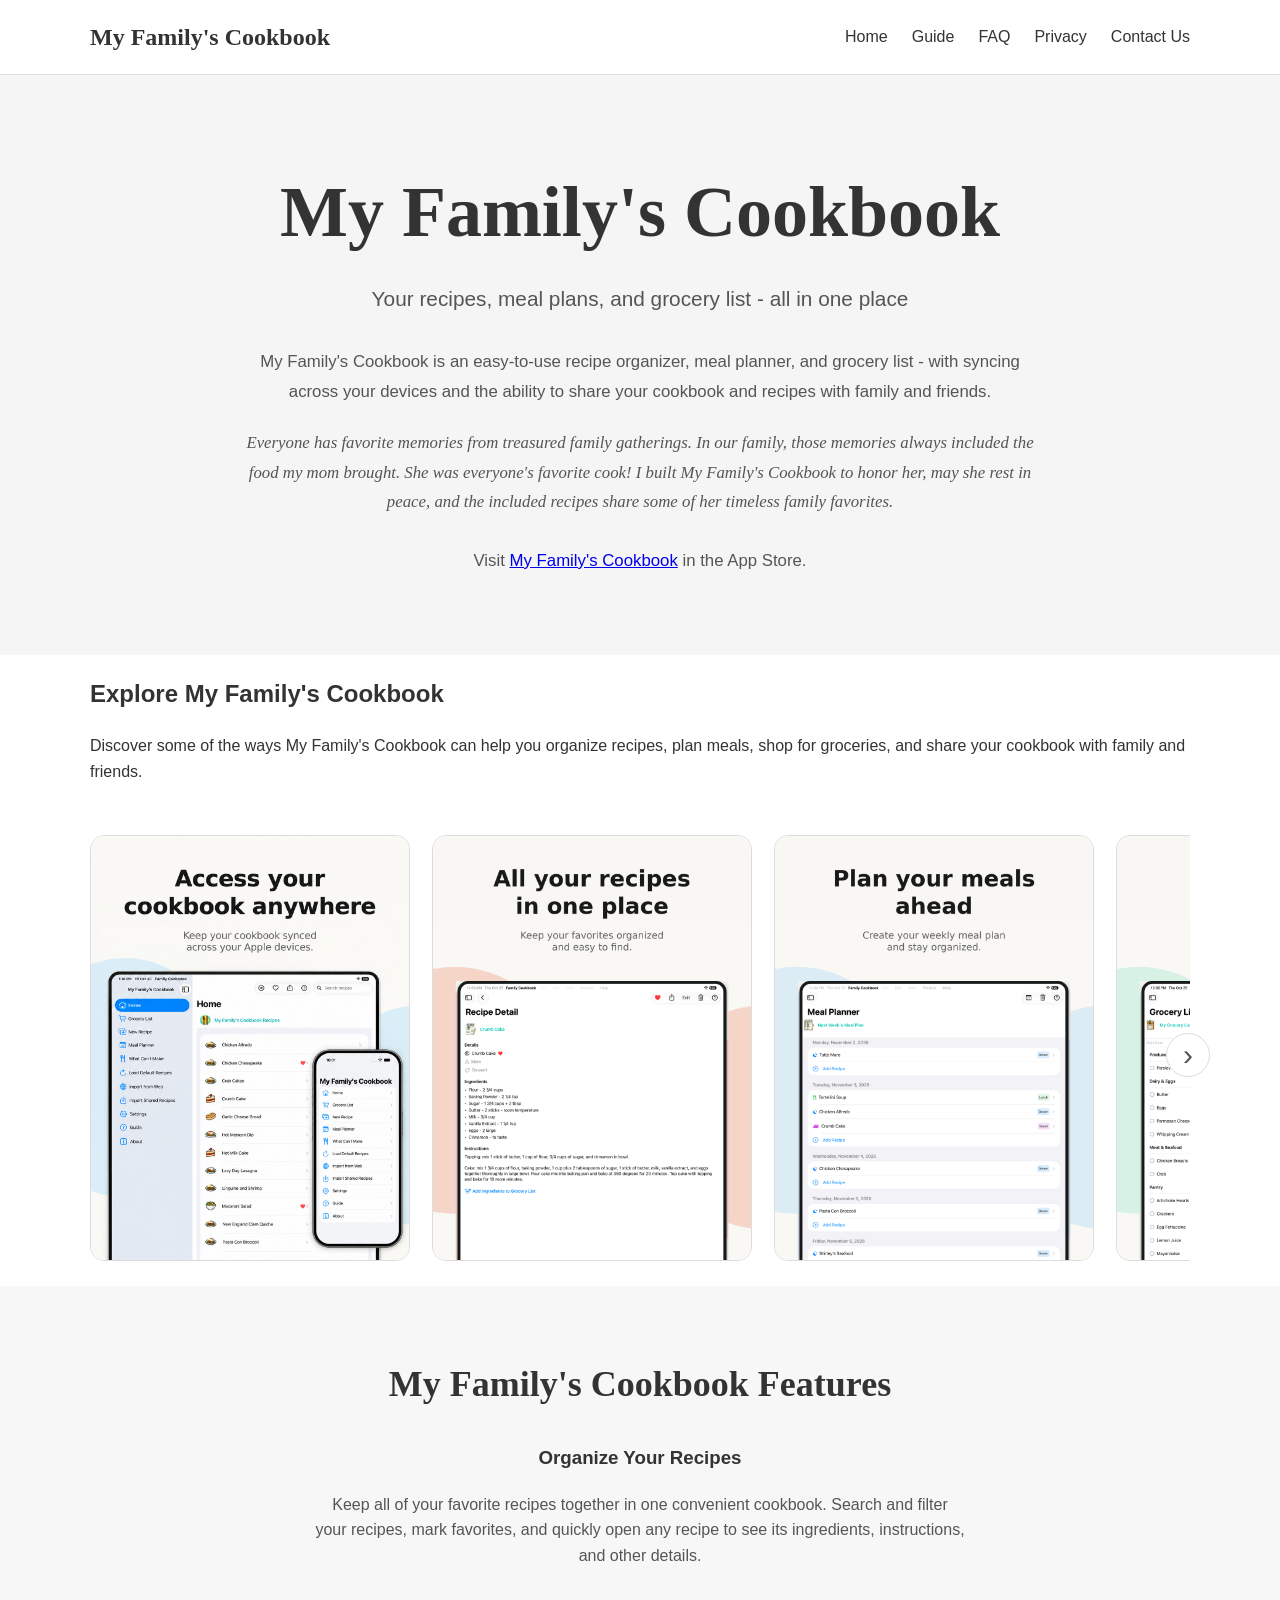
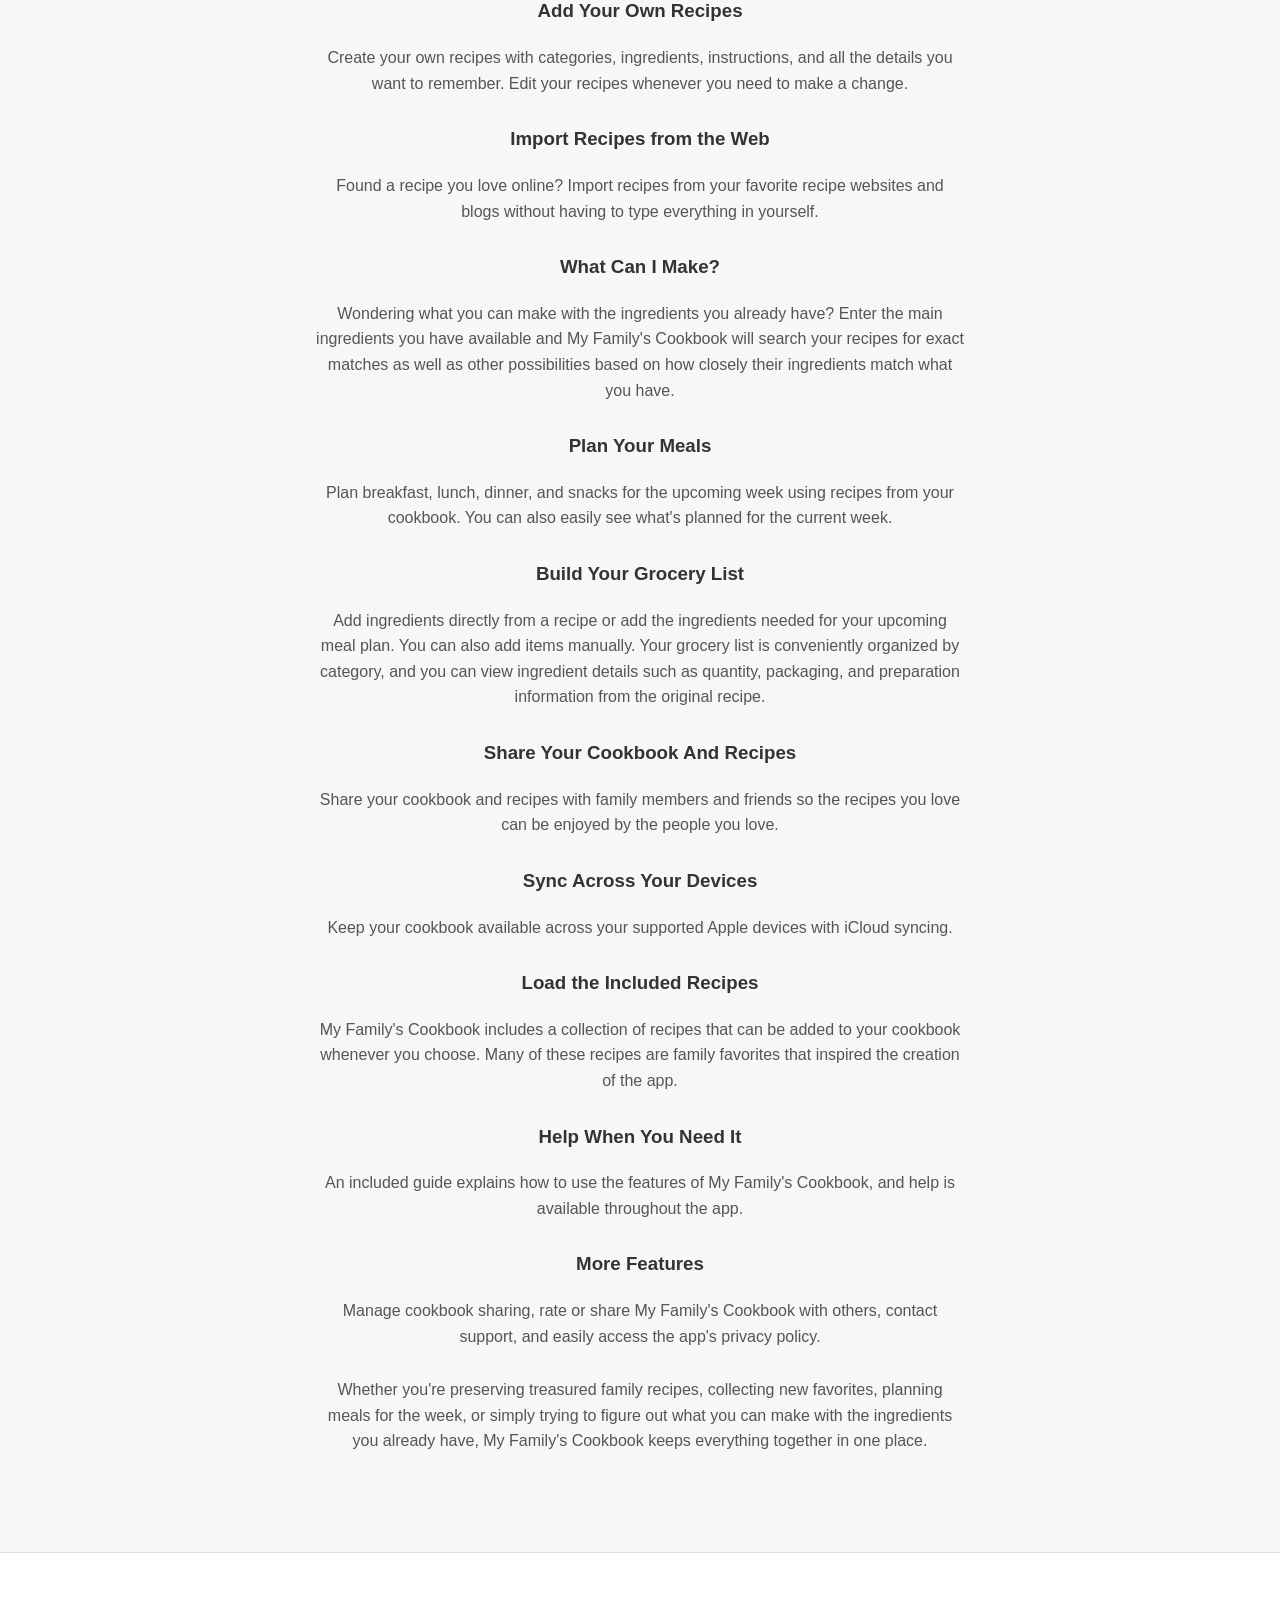
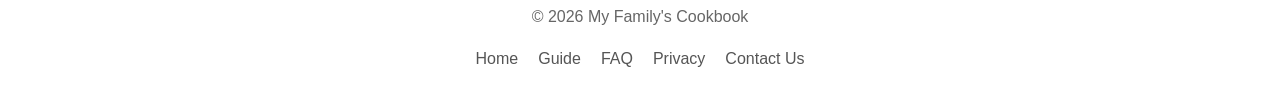
<file: index.html>
<!DOCTYPE html>
<html lang="en">
<head>
    <meta charset="UTF-8">
    <meta name="viewport" content="width=device-width, initial-scale=1.0">

    <title>My Family's Cookbook Support</title>

    <link rel="stylesheet" href="css/style.css">
</head>

<body>

    <header class="site-header">
        <div class="container header-content">
            <div class="site-title">
                My Family's Cookbook
            </div>

            <nav class="main-nav">
                <a href="index.html">Home</a>
                <a href="guide.html">Guide</a>
                <a href="faq.html">FAQ</a>
                <a href="privacy.html">Privacy</a>
                <a href="contact.html">Contact Us</a>
            </nav>
        </div>
    </header>

    <main>

        <section class="hero">
            <div class="container">
                <h1>My Family's Cookbook</h1>

                <p class="hero-subtitle">
                    Your recipes, meal plans, and grocery list - all in one place
                </p>
                
                <div class="hero-description">
                
                    <p>
                        My Family's Cookbook is an easy-to-use recipe organizer, meal planner, and grocery list - 
                        with syncing across your devices and the ability to share your cookbook and recipes with family and friends.
                    </p>
                
                    <p class="hero-tribute">
                        Everyone has favorite memories from treasured family gatherings. 
                        In our family, those memories always included the food my mom brought. 
                        She was everyone's favorite cook! I built My Family's Cookbook to honor her, 
                        may she rest in peace, and the included recipes share some of her timeless family favorites.
                    </p>

                    <br>
                    
                    <p>
                        Visit <a href="https://apps.apple.com/app/id6805976139" target="_blank">My Family's Cookbook</a> in the App Store.
                    </p>
                
                </div>
                
            </div>
        </section>


        <section class="gallery-section">
            <div class="container">
                
                <h2>Explore My Family's Cookbook</h2>

                <p>
                    Discover some of the ways My Family's Cookbook can help you
                    organize recipes, plan meals, shop for groceries, and share
                    your cookbook with family and friends.
                </p>

                <div class="gallery-wrapper">
    
                <button
                    class="gallery-arrow gallery-arrow-left"
                    type="button"
                    aria-label="Previous images"
                >
                    ‹
                </button>
                    
                    <div class="gallery">
    
                        <div class="gallery-item">
                            <img src="images/ipad-1.png"
                                 alt="Access your cookbook anywhere">
                        </div>
                    
                        <div class="gallery-item">
                            <img src="images/ipad-2.png"
                                 alt="All your recipes in one place">
                        </div>
                    
                        <div class="gallery-item">
                            <img src="images/ipad-3.png"
                                 alt="Plan your meals ahead">
                        </div>
                    
                        <div class="gallery-item">
                            <img src="images/ipad-4.png"
                                 alt="Build your grocery list">
                        </div>
                    
                        <div class="gallery-item">
                            <img src="images/ipad-5.png"
                                 alt="Cook with what you have">
                        </div>
                    
                        <div class="gallery-item">
                            <img src="images/ipad-6.png"
                                 alt="Add your own recipes">
                        </div>
                    
                        <div class="gallery-item">
                            <img src="images/ipad-7.png"
                                 alt="Import recipes from the web">
                        </div>
                    
                        <div class="gallery-item">
                            <img src="images/ipad-8.png"
                                 alt="Share recipes with family and friends">
                        </div>
    
                    </div>
    
                <button
                    class="gallery-arrow gallery-arrow-right"
                    type="button"
                    aria-label="Next images"
                >
                    ›
                </button>
    
            </div>
                
        </div>

    </section>

<section class="documentation-preview">

    <div class="container">

        <h2>My Family's Cookbook Features</h2>

<h3>Organize Your Recipes</h3>
<p>
    Keep all of your favorite recipes together in one convenient cookbook.
    Search and filter your recipes, mark favorites, and quickly open any
    recipe to see its ingredients, instructions, and other details.
</p>

<h3>Add Your Own Recipes</h3>
<p>
    Create your own recipes with categories, ingredients, instructions,
    and all the details you want to remember. Edit your recipes whenever
    you need to make a change.
</p>

<h3>Import Recipes from the Web</h3>
<p>
    Found a recipe you love online? Import recipes from your favorite
    recipe websites and blogs without having to type everything in yourself.
</p>

<h3>What Can I Make?</h3>
<p>
    Wondering what you can make with the ingredients you already have?
    Enter the main ingredients you have available and My Family's Cookbook
    will search your recipes for exact matches as well as other possibilities
    based on how closely their ingredients match what you have.
</p>

<h3>Plan Your Meals</h3>
<p>
    Plan breakfast, lunch, dinner, and snacks for the upcoming week using
    recipes from your cookbook. You can also easily see what's planned for
    the current week.
</p>

<h3>Build Your Grocery List</h3>
<p>
    Add ingredients directly from a recipe or add the ingredients needed
    for your upcoming meal plan. You can also add items manually. Your
    grocery list is conveniently organized by category, and you can view
    ingredient details such as quantity, packaging, and preparation
    information from the original recipe.
</p>

<h3>Share Your Cookbook And Recipes</h3>
<p>
    Share your cookbook and recipes with family members and friends so the recipes
    you love can be enjoyed by the people you love.
</p>

<h3>Sync Across Your Devices</h3>
<p>
    Keep your cookbook available across your supported Apple devices
    with iCloud syncing.
</p>

<h3>Load the Included Recipes</h3>
<p>
    My Family's Cookbook includes a collection of recipes that can be
    added to your cookbook whenever you choose. Many of these recipes
    are family favorites that inspired the creation of the app.
</p>

<h3>Help When You Need It</h3>
<p>
    An included guide explains how to use the features of My Family's
    Cookbook, and help is available throughout the app.
</p>

<h3>More Features</h3>
<p>
    Manage cookbook sharing, rate or share My Family's Cookbook with
    others, contact support, and easily access the app's privacy policy.
</p>

<p>
    Whether you're preserving treasured family recipes, collecting new
    favorites, planning meals for the week, or simply trying to figure
    out what you can make with the ingredients you already have,
    My Family's Cookbook keeps everything together in one place.
</p>

    </div>

</section>
        
    </main>


    <footer class="site-footer">
        <div class="container">

            <p>
                © 2026 My Family's Cookbook
            </p>

            <nav class="footer-nav">
                <a href="index.html">Home</a>
                <a href="guide.html">Guide</a>
                <a href="faq.html">FAQ</a>
                <a href="privacy.html">Privacy</a>
                <a href="contact.html">Contact Us</a>
            </nav>

        </div>
    </footer>

    <script>
        const gallery = document.querySelector(".gallery");
        const leftArrow = document.querySelector(".gallery-arrow-left");
        const rightArrow = document.querySelector(".gallery-arrow-right");
    
        const scrollGallery = (direction) => {
            const item = gallery.querySelector(".gallery-item");
    
            if (!item) return;
    
            const gap = 22;
            const scrollAmount = item.offsetWidth + gap;
    
            gallery.scrollBy({
                left: direction * scrollAmount,
                behavior: "smooth"
            });
        };
    
        const updateArrowVisibility = () => {
            const maxScrollLeft =
                gallery.scrollWidth - gallery.clientWidth;
    
            leftArrow.classList.toggle(
                "hidden",
                gallery.scrollLeft <= 5
            );
    
            rightArrow.classList.toggle(
                "hidden",
                gallery.scrollLeft >= maxScrollLeft - 5
            );
        };
    
        leftArrow.addEventListener("click", () => {
            scrollGallery(-1);
        });
    
        rightArrow.addEventListener("click", () => {
            scrollGallery(1);
        });
    
        gallery.addEventListener("scroll", updateArrowVisibility);
    
        window.addEventListener("resize", updateArrowVisibility);
    
        updateArrowVisibility();
    </script>
    
</body>
</html>
</file>
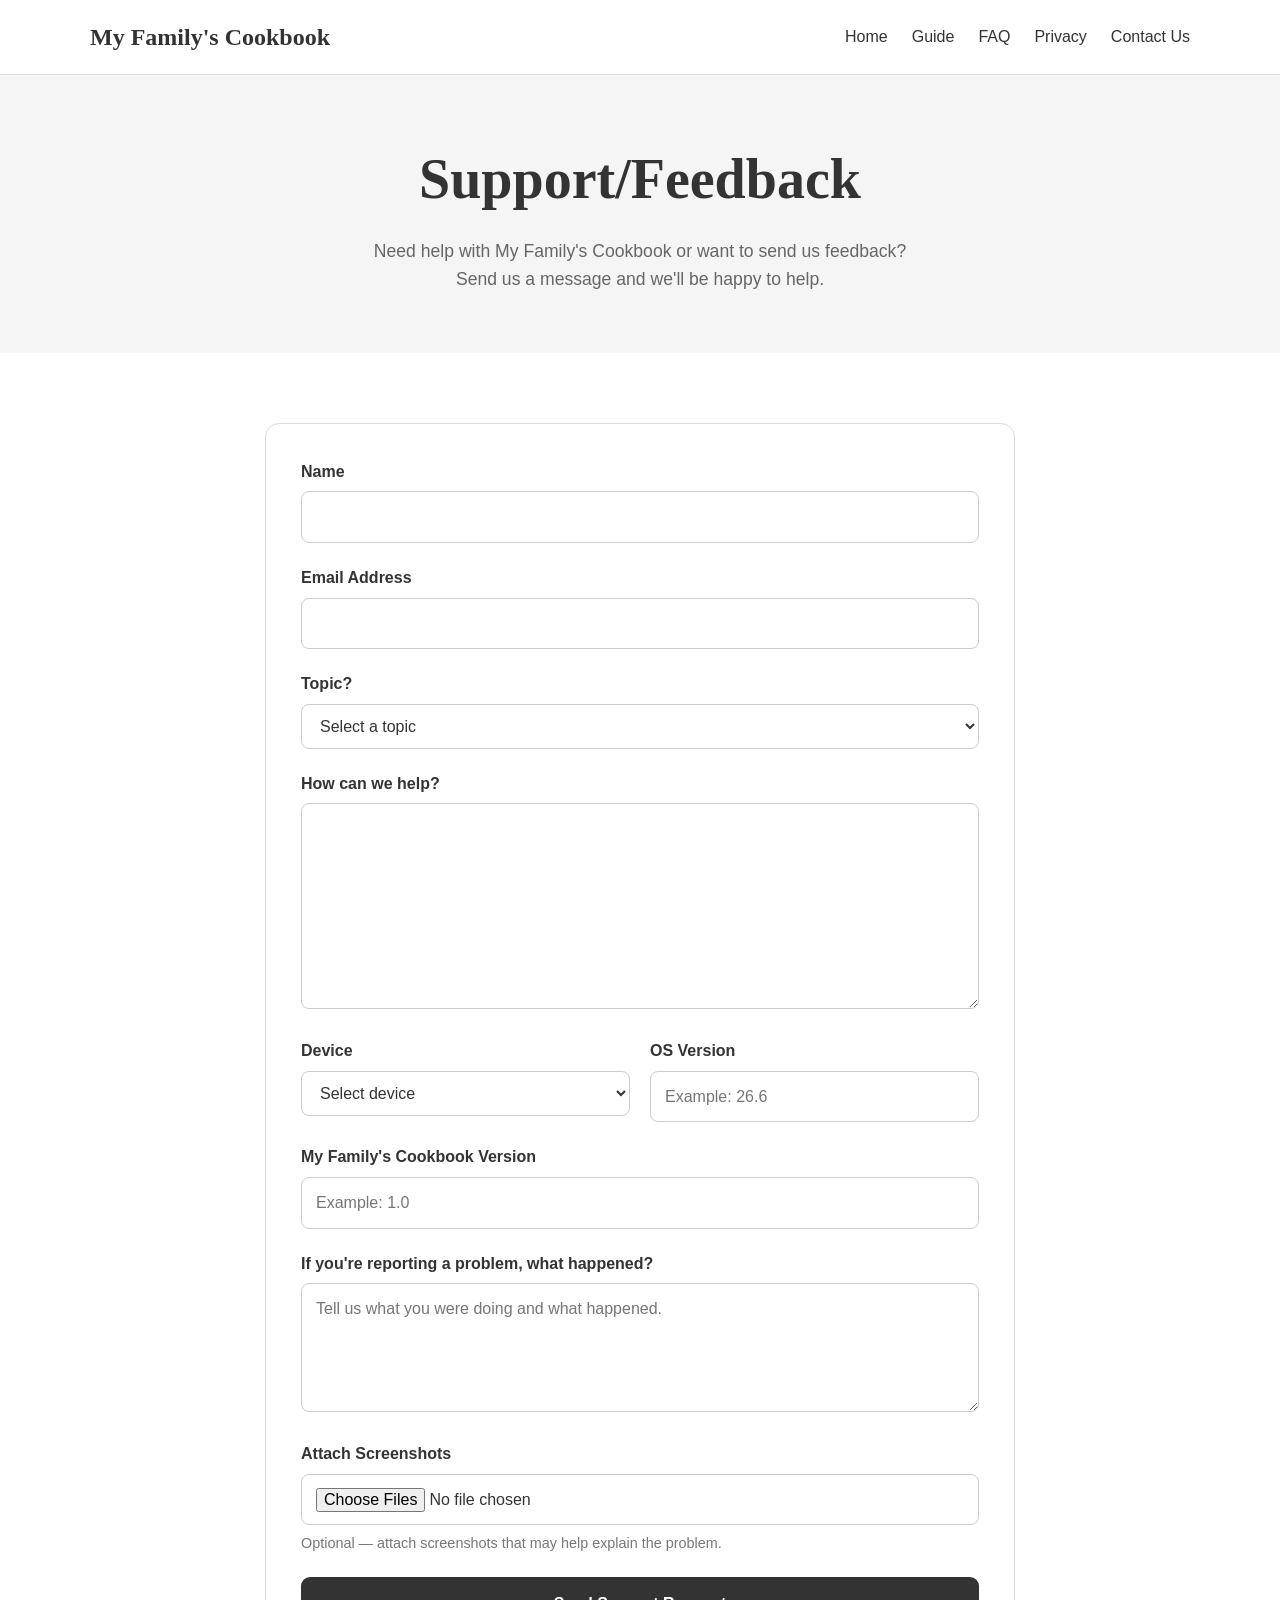
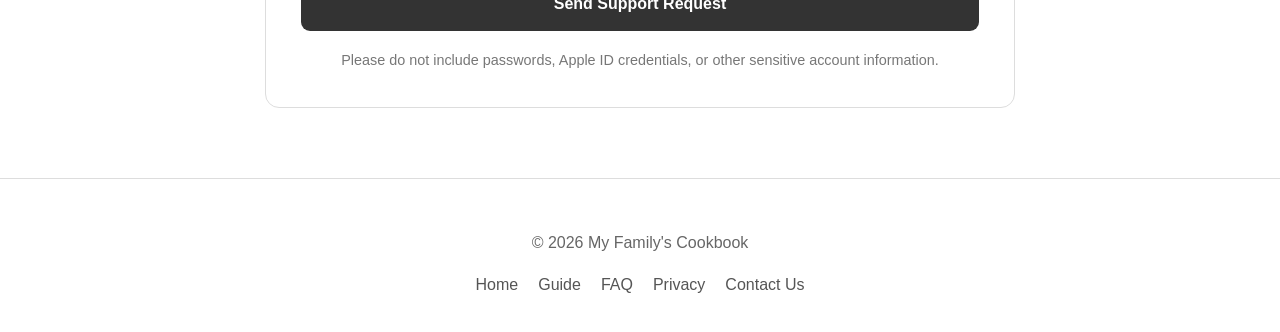
<file: contact.html>
<!DOCTYPE html>
<html lang="en">
<head>
    <meta charset="UTF-8">
    <meta name="viewport" content="width=device-width, initial-scale=1.0">

    <title>Contact Us | My Family's Cookbook</title>

    <link rel="stylesheet" href="css/style.css">
</head>

<body>

    <header class="site-header">
        <div class="container header-content">

            <div class="site-title">
                My Family's Cookbook
            </div>

            <nav class="main-nav">
                <a href="index.html">Home</a>
                <a href="guide.html">Guide</a>
                <a href="faq.html">FAQ</a>
                <a href="privacy.html">Privacy</a>
                <a href="contact.html">Contact Us</a>
            </nav>

        </div>
    </header>


    <main>

        <section class="page-hero">

            <div class="container">

                <h1>Support/Feedback</h1>

                <p>
                    Need help with My Family's Cookbook or want to send us feedback? 
                </p>
                <p>
                    Send us a message and we'll be happy to help.
                </p>

            </div>

        </section>


        <section class="contact-section">

            <div class="container contact-container">

        <form
            class="support-form"
            action="https://formspree.io/f/myegpzyv"
            method="POST"
            enctype="multipart/form-data"
        >

            <div
                class="form-honeypot"
                aria-hidden="true"
            >
            
            <label for="website">
                Website
            </label>

            <input
                type="text"
                id="website"
                name="_gotcha"
                tabindex="-1"
                autocomplete="off"
            >
            </div>
            
            <div class="form-group">

                        <label for="name">
                            Name
                        </label>

                        <input
                            type="text"
                            id="name"
                            name="name"
                            required
                        >

                    </div>


                    <div class="form-group">

                        <label for="email">
                            Email Address
                        </label>

                        <input
                            type="email"
                            id="email"
                            name="email"
                            required
                        >

                    </div>


                    <div class="form-group">

                        <label for="topic">
                            Topic?
                        </label>

                        <select
                            id="topic"
                            name="topic"
                            required
                        >

                            <option value="">
                                Select a topic
                            </option>

                            <option value="General Question">
                                General Question
                            </option>

                            <option value="Recipes">
                                Recipes
                            </option>

                            <option value="Recipe Importing">
                                Recipe Importing
                            </option>

                            <option value="Meal Planner">
                                Meal Planner
                            </option>

                            <option value="Grocery List">
                                Grocery List
                            </option>

                            <option value="Sharing">
                                Sharing
                            </option>

                            <option value="Provide Feedback">
                                Provide Feedback
                            </option>

                            <option value="Other">
                                Other
                            </option>

                        </select>

                    </div>


                    <div class="form-group">

                        <label for="message">
                            How can we help?
                        </label>

                        <textarea
                            id="message"
                            name="message"
                            rows="7"
                            required
                        ></textarea>

                    </div>


                    <div class="form-row">

                        <div class="form-group">

                            <label for="device">
                                Device
                            </label>

                            <select
                                id="device"
                                name="device"
                            >

                                <option value="">
                                    Select device
                                </option>

                                <option value="iPhone">
                                    iPhone
                                </option>

                                <option value="iPad">
                                    iPad
                                </option>

                                <option value="Other">
                                    Other
                                </option>

                            </select>

                        </div>


                        <div class="form-group">

                            <label for="os-version">
                                OS Version
                            </label>

                            <input
                                type="text"
                                id="os-version"
                                name="os-version"
                                placeholder="Example: 26.6"
                            >

                        </div>

                    </div>


                    <div class="form-group">

                        <label for="app-version">
                            My Family's Cookbook Version
                        </label>

                        <input
                            type="text"
                            id="app-version"
                            name="app-version"
                            placeholder="Example: 1.0"
                        >

                    </div>


                    <div class="form-group">

                        <label for="steps">
                            If you're reporting a problem, what happened?
                        </label>

                        <textarea
                            id="steps"
                            name="steps"
                            rows="4"
                            placeholder="Tell us what you were doing and what happened."
                        ></textarea>

                    </div>

                    <div class="form-group">

                        <label for="screenshots">
                            Attach Screenshots
                        </label>

                        <input
                            type="file"
                            id="screenshots"
                            name="screenshots"
                            accept="image/png, image/jpeg, image/heic, image/heif"
                            multiple
                        >

                        <p class="form-help">
                            Optional — attach screenshots that may help explain the problem.
                        </p>

                    </div>
            
                    <button
                        class="support-button"
                        type="submit"
                    >
                        Send Support Request
                    </button>


                    <p class="form-note">
                        Please do not include passwords, Apple ID credentials,
                        or other sensitive account information.
                    </p>

                </form>

            </div>

        </section>

    </main>


    <footer class="site-footer">

        <div class="container">

            <p>
                © 2026 My Family's Cookbook
            </p>

            <nav class="footer-nav">

                <a href="index.html">Home</a>
                <a href="guide.html">Guide</a>
                <a href="faq.html">FAQ</a>
                <a href="privacy.html">Privacy</a>
                <a href="contact.html">Contact Us</a>

            </nav>

        </div>

    </footer>

</body>
</html>
</file>
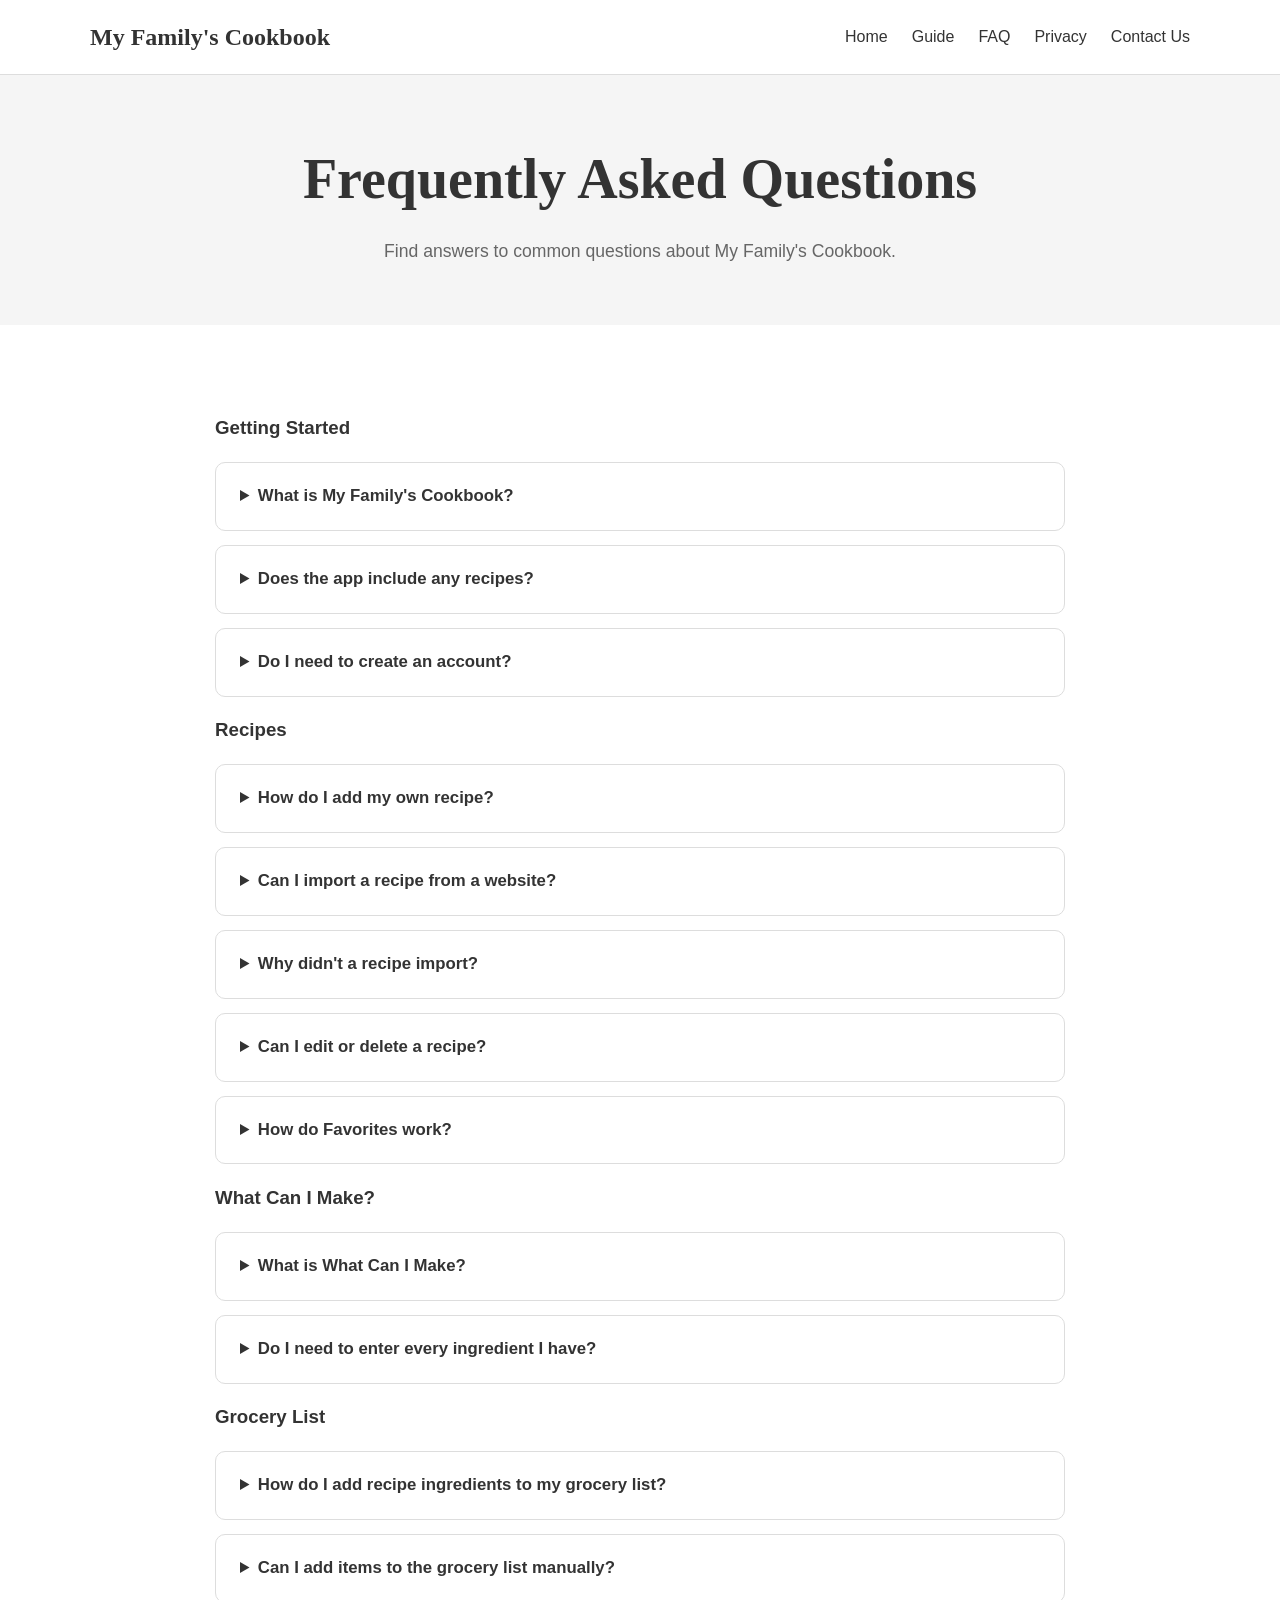
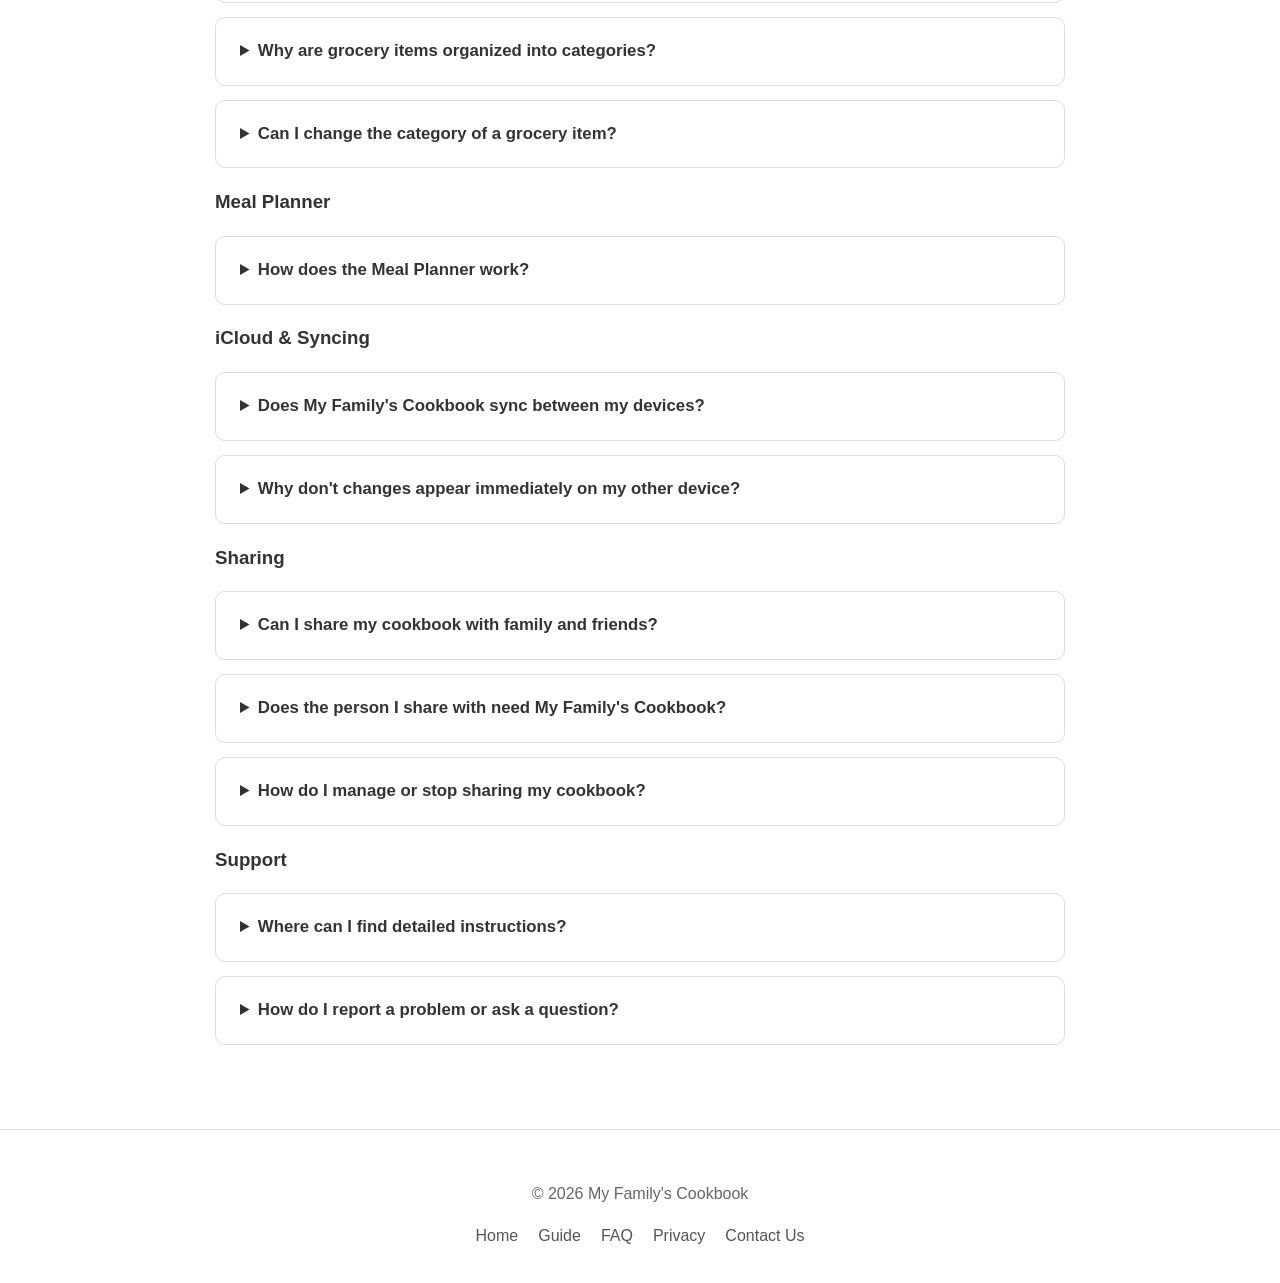
<file: faq.html>
<!DOCTYPE html>
<html lang="en">
<head>
    <meta charset="UTF-8">
    <meta name="viewport" content="width=device-width, initial-scale=1.0">

    <title>FAQ | My Family's Cookbook</title>

    <link rel="stylesheet" href="css/style.css">
</head>

<body>

    <header class="site-header">
        <div class="container header-content">

            <div class="site-title">
                My Family's Cookbook
            </div>

            <nav class="main-nav">
                <a href="index.html">Home</a>
                <a href="guide.html">Guide</a>
                <a href="faq.html">FAQ</a>
                <a href="privacy.html">Privacy</a>
                <a href="contact.html">Contact Us</a>
            </nav>

        </div>
    </header>


    <main>

        <section class="page-hero">
            <div class="container">

                <h1>Frequently Asked Questions</h1>

                <p>
                    Find answers to common questions about My Family's Cookbook.
                </p>

            </div>
        </section>


        <section class="faq-section">

            <div class="container faq-container">

<h3>Getting Started</h3>

<details class="faq-item">
    <summary>
        What is My Family's Cookbook?
    </summary>

    <div class="faq-answer">
        <p>
            My Family's Cookbook is a recipe organizer, meal planner,
            and grocery list app designed to keep your recipes and
            meal planning in one place.
        </p>

        <p>
            You can create your own recipes, import recipes from
            websites, plan meals, create grocery lists, and use your
            cookbook across your supported Apple devices.
        </p>
    </div>
</details>

<details class="faq-item">
    <summary>
        Does the app include any recipes?
    </summary>

    <div class="faq-answer">
        <p>
            Yes. My Family's Cookbook includes a collection of
            default recipes that you can add to your cookbook.
        </p>

        <p>
            You can also create your own recipes and import recipes
            from supported websites.
        </p>
    </div>
</details>

<details class="faq-item">
    <summary>
        Do I need to create an account?
    </summary>

    <div class="faq-answer">
        <p>
            No. My Family's Cookbook does not require you to create
            a separate account.
        </p>

        <p>
            Apple's iCloud services are used for syncing your
            cookbook between your devices and for cookbook sharing.
        </p>
    </div>
</details>


<h3>Recipes</h3>

<details class="faq-item">
    <summary>
        How do I add my own recipe?
    </summary>

    <div class="faq-answer">
        <p>
            Choose <strong>New Recipe</strong> from the menu. Enter
            your recipe information, including the ingredients and
            instructions, and save it to your cookbook.
        </p>
    </div>
</details>

<details class="faq-item">
    <summary>
        Can I import a recipe from a website?
    </summary>

    <div class="faq-answer">
        <p>
            Yes. Choose <strong>Import from Web</strong> and enter
            the web address of the recipe.
        </p>

        <p>
            My Family's Cookbook will retrieve the recipe
            information and let you review and edit it before saving it to
            your cookbook.
        </p>
    </div>
</details>

<details class="faq-item">
    <summary>
        Why didn't a recipe import?
    </summary>

    <div class="faq-answer">
        <p>
            My Family’s Cookbook recognizes industry standard recipe formatting, 
            but unfortunately some websites may prevent access or structure their 
            recipe information in non-standard ways, preventing apps from importing recipes.
        </p>

        <p>
            Most major recipe websites and blogs like <a href="https://www.allrecipes.com/" target="_blank">Allrecipes</a>, <a href="https://www.foodnetwork.com/" target="_blank">Food Network</a>, 
            and <a href="https://www.food.com/" target=“_blank”>Food.com</a>, to name a few, 
            support what’s known as JSON-LD formatting that allows apps to import recipe details. 
            For recipes, it means there's an agreed-upon format for saying "this is a recipe, 
            these are the details, these are the ingredients, and here are the steps.”
        </p>

        <p>
            To find out if the website you are accessing supports this format - you don’t need to be technical - 
            just open your browser and ask it if the website you’re using supports JSON-LD formatting. 
            I.E. - “Does example.com support JSON-LD formatting?” 
            If the answer is yes - then My Family’s Cookbook can import recipes from this website. 
            If the answer is no - then My Family’s Cookbook cannot import recipes from this website.
        </p>
    </div>
</details>

<details class="faq-item">
    <summary>
        Can I edit or delete a recipe?
    </summary>

    <div class="faq-answer">
        <p>
            Yes. Open a recipe to view its details. From there, you
            can edit the recipe or delete it from your cookbook.
        </p>
    </div>
</details>

<details class="faq-item">
    <summary>
        How do Favorites work?
    </summary>

    <div class="faq-answer">
        <p>
            You can mark a recipe as a favorite from the Recipe
            Detail view.
        </p>

        <p>
            The Home view can then be filtered to show only your
            favorite recipes.
        </p>
    </div>
</details>


<h3>What Can I Make?</h3>

<details class="faq-item">
    <summary>
        What is What Can I Make?
    </summary>

    <div class="faq-answer">
        <p>
            What Can I Make? helps you find recipes based on
            ingredients you already have.
        </p>

        <p>
            Enter the major ingredients you have available and the
            app will search your cookbook for recipes you may be
            able to make.
        </p>
    </div>
</details>

<details class="faq-item">
    <summary>
        Do I need to enter every ingredient I have?
    </summary>

    <div class="faq-answer">
        <p>
            No. Concentrate on the main ingredients you want to use.
            You do not need to enter everything in your pantry or
            refrigerator.
        </p>
    </div>
</details>


<h3>Grocery List</h3>

<details class="faq-item">
    <summary>
        How do I add recipe ingredients to my grocery list?
    </summary>

    <div class="faq-answer">
        <p>
            You can add ingredients directly from a recipe to your
            grocery list or from the recipes in the meal planner. My Family's Cookbook processes the
            ingredients and combines matching items.
        </p>
    </div>
</details>

<details class="faq-item">
    <summary>
        Can I add items to the grocery list manually?
    </summary>

    <div class="faq-answer">
        <p>
            Yes, you can add items directly to your grocery list,
            even when they are not part of a recipe. As you type an ingredient, 
            matching suggestions appear below the field. 
        </p>
        <p>
            If an item is not in the default suggestion list, My Family's Cookbook will add it to the list for next time.
        </p>
    </div>
</details>

<details class="faq-item">
    <summary>
        Why are grocery items organized into categories?
    </summary>

    <div class="faq-answer">
        <p>
            Grocery items are automatically organized into categories
            such as Produce, Bakery, Dairy &amp; Eggs, Meat &amp;
            Seafood, Pantry, Frozen, Beverages, Household, and Other
            to make your list easier to use while shopping.
        </p>
    </div>
</details>

<details class="faq-item">
    <summary>
        Can I change the category of a grocery item?
    </summary>

    <div class="faq-answer">
        <p>
            Yes, you can change its category from the grocery list, and My Family's Cookbook will remember the new category for future categorization.
        </p>
    </div>
</details>


<h3>Meal Planner</h3>

<details class="faq-item">
    <summary>
        How does the Meal Planner work?
    </summary>

    <div class="faq-answer">
        <p>
            The Meal Planner lets you assign recipes from your
            cookbook to specific days so you can plan upcoming meals.
        </p>
    </div>
</details>


<h3>iCloud &amp; Syncing</h3>

<details class="faq-item">
    <summary>
        Does My Family's Cookbook sync between my devices?
    </summary>

    <div class="faq-answer">
        <p>
            Yes. Your cookbook will automatically sync across your
            supported Apple devices using iCloud.
        </p>

        <p>
            Make sure your devices are signed in to the same Apple
            Account, have iCloud enabled, and have an internet
            connection.
        </p>
    </div>
</details>

<details class="faq-item">
    <summary>
        Why don't changes appear immediately on my other device?
    </summary>

    <div class="faq-answer">
        <p>
            iCloud synchronization may take a little time. Make sure
            both devices have an internet connection and are signed
            in to the appropriate iCloud account.
        </p>
    </div>
</details>


<h3>Sharing</h3>

<details class="faq-item">
    <summary>
        Can I share my cookbook with family and friends?
    </summary>

    <div class="faq-answer">
        <p>
            Yes. My Family's Cookbook allows you to share your
            cookbook with family members or friends using iCloud
            sharing.
        </p>

        <p>
            Sharing options are available from
            <strong>Settings</strong>.
        </p>
    </div>
</details>

<details class="faq-item">
    <summary>
        Does the person I share with need My Family's Cookbook?
    </summary>

    <div class="faq-answer">
        <p>
            Yes. The person you share with needs My Family's Cookbook
            installed on their device and access to iCloud to
            participate in the shared cookbook.
        </p>
    </div>
</details>

<details class="faq-item">
    <summary>
        How do I manage or stop sharing my cookbook?
    </summary>

    <div class="faq-answer">
        <p>
            Open <strong>Settings</strong> and choose
            <strong>Manage Sharing</strong>.
        </p>

        <p>
            From there, you can view and manage the people who have
            access to your shared cookbook.
        </p>
    </div>
</details>


<h3>Support</h3>

<details class="faq-item">
    <summary>
        Where can I find detailed instructions?
    </summary>

    <div class="faq-answer">
        <p>
            Visit the <a href="guide.html" target="_blank">Guide</a> page for detailed
            instructions covering the major features of My Family's
            Cookbook.
        </p>
    </div>
</details>

<details class="faq-item">
    <summary>
        How do I report a problem or ask a question?
    </summary>

    <div class="faq-answer">
        <p>
            Use the <a href="contact.html" target="_blank">Contact Us</a> page to report a
            problem, ask a question, or send feedback.
        </p>

        <p>
            When reporting a problem, please include as much detail
            as possible about what you were doing when the problem
            occurred. Including a screenshot can also be helpful.
        </p>
    </div>
</details>
                
            </div>

        </section>

    </main>


    <footer class="site-footer">

        <div class="container">

            <p>
                © 2026 My Family's Cookbook
            </p>

            <nav class="footer-nav">
                <a href="index.html">Home</a>
                <a href="guide.html">Guide</a>
                <a href="faq.html">FAQ</a>
                <a href="privacy.html">Privacy</a>
                <a href="contact.html">Contact Us</a>
            </nav>

        </div>

    </footer>

</body>
</html>
</file>
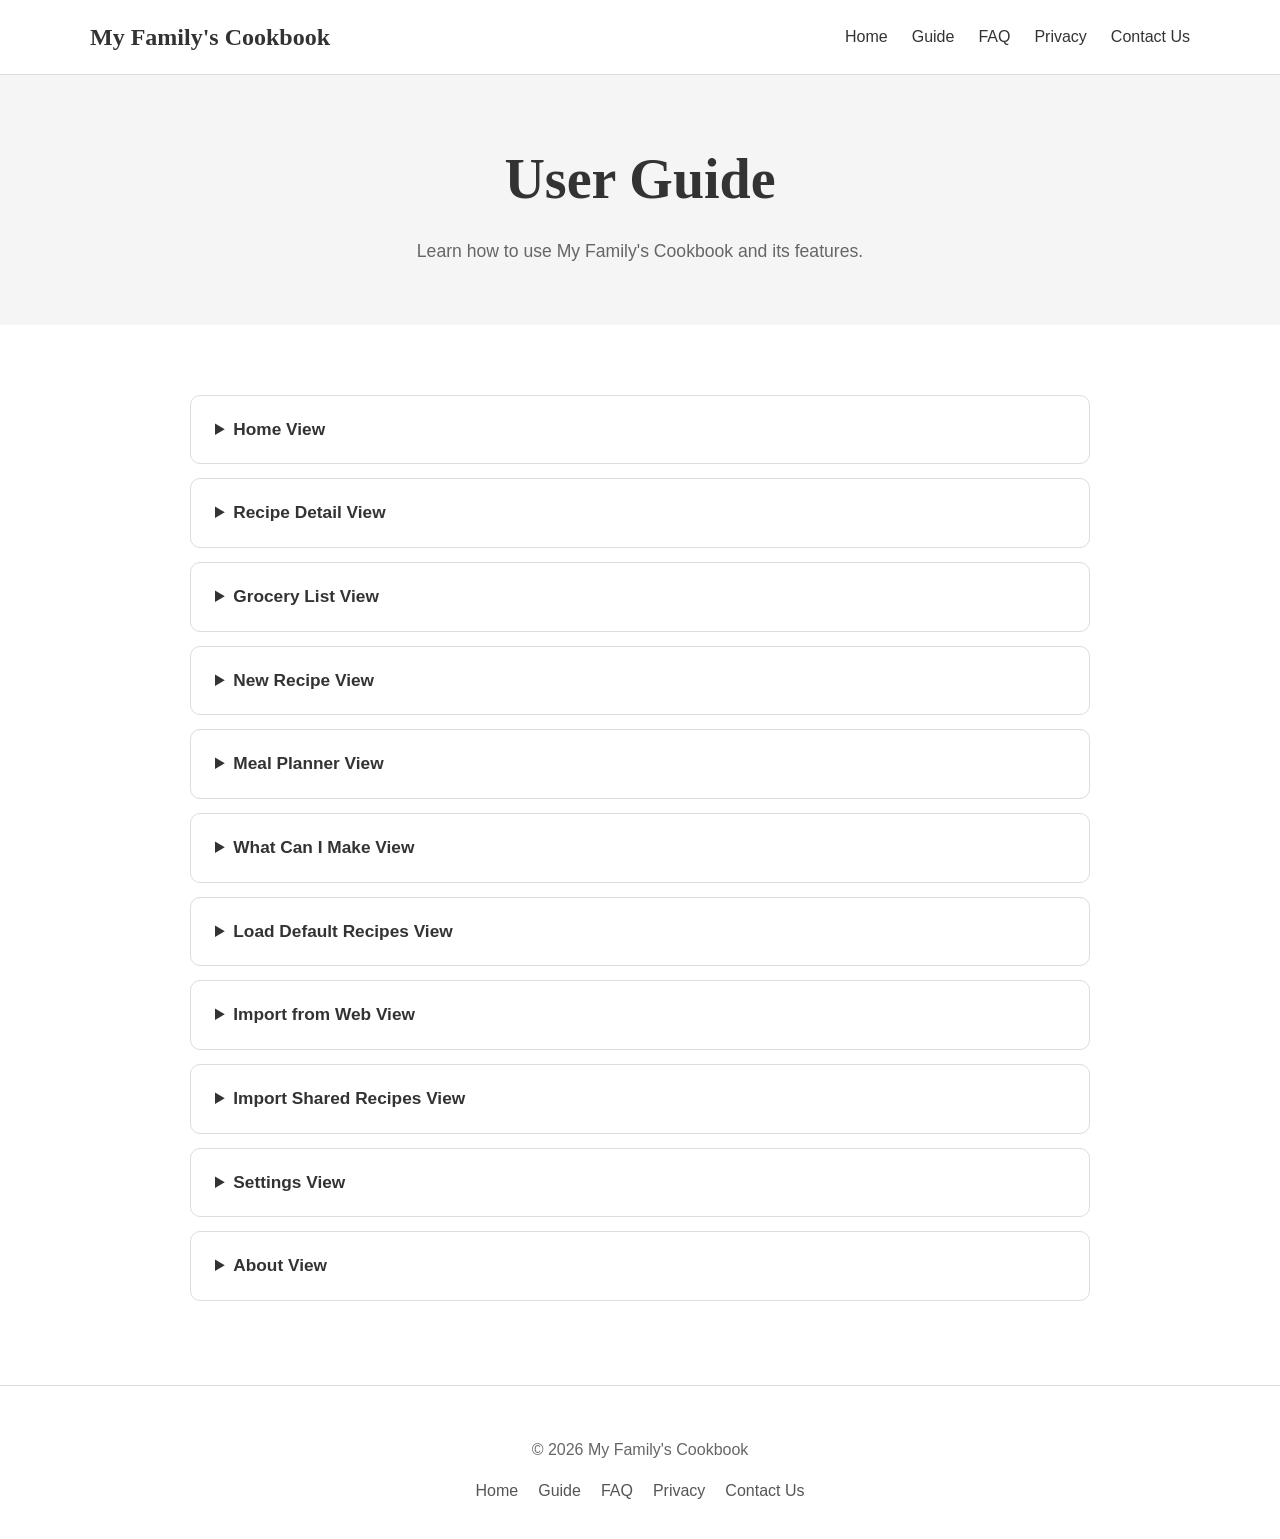
<file: guide.html>
<!DOCTYPE html>
<html lang="en">
<head>
    <meta charset="UTF-8">
    <meta name="viewport" content="width=device-width, initial-scale=1.0">

    <title>Guide | My Family's Cookbook</title>

    <link rel="stylesheet" href="css/style.css">
</head>

<body>

    <header class="site-header">
        <div class="container header-content">

            <div class="site-title">
                My Family's Cookbook
            </div>

            <nav class="main-nav">
                <a href="index.html">Home</a>
                <a href="guide.html">Guide</a>
                <a href="faq.html">FAQ</a>
                <a href="privacy.html">Privacy</a>
               <a href="contact.html">Contact Us</a>
            </nav>

        </div>
    </header>


    <main>

        <section class="page-hero">

            <div class="container">

                <h1>User Guide</h1>

                <p>
                    Learn how to use My Family's Cookbook and its features.
                </p>

            </div>

        </section>


        <section class="documentation-page">

            <div class="container documentation-page-container">

                <details class="doc-item">

                    <summary>
                        Home View
                    </summary>

                    <div class="doc-content">

                        <p>
                            The Home View displays all of your recipes. Tap any
                            recipe to view the details for that recipe.
                        </p>

                        <h4>Home View Features</h4>

                        <div class="feature-list">

                            <div class="feature-item">
                                <span class="feature-icon">
                                    <img src="images/search.png" alt="Search icon">
                                </span>

                                <div>
                                    <strong>Search</strong>
                                        <p>
                                            Use the search bar to find recipes by
                                            title, author, or category.
                                        </p> 
                                </div>
                            </div>


                            <div class="feature-item">
                                <span class="feature-icon">
                                    <img src="images/filter.png" alt="Filter icon">
                                </span>

                                <div>
                                    <strong>Filter by Category</strong>
                                    <p>
                                        Use the filter icon to filter your recipes
                                        by recipe category.
                                    </p>
                                </div>
                            </div>


                            <div class="feature-item">
                                <span class="feature-icon">
                                    <img src="images/favorite.png" alt="Favorite icon">
                                </span>

                                <div>
                                    <strong>Favorites</strong>
                                    <p>
                                        Use the favorite icon to show only recipes
                                        you've marked as favorites.
                                    </p>
                                </div>
                            </div>

                        <div class="feature-item">
                            <span class="feature-icon">
                                <img src="images/sharecookbook.png" alt="Share recipes icon">
                            </span>
                        
                            <div>
                                <strong>Share Recipes</strong>
                                <p>
                                    Select individual recipes to export and share
                                    with friends. Only the selected recipes are shared,
                                    not your grocery list or meal planner.
                                </p>
                            </div>
                        </div>
                            
                        </div>

                        <div class="documentation-note">
                            <strong>Tip:</strong>
                            You can use the category filter and favorites filter
                            together. For example, select a recipe category and
                            then Favorites to show only your favorite recipes
                            within that category.
                        </div>

                    </div>

                </details>


                <details class="doc-item">

                    <summary>
                        Recipe Detail View
                    </summary>

                    <div class="doc-content">

                        <p>
                            The Recipe Detail View displays all of the information for the selected recipe. 
                            Use the back arrow in the upper-left corner to return to the previous view.
                        </p>

                        <h4>Recipe Detail View Features</h4>

                        <div class="feature-list">

                            <div class="feature-item">
                                <span class="feature-icon">
                                    <img src="images/favorite.png" alt="Favorite icon">
                                </span>

                                <div>
                                    <strong>Favorite</strong>
                                    <p>
                                        Mark or unmark the recipe as a favorite.
                                    </p>
                                </div>
                            </div>


                            <div class="feature-item">
                                <span class="feature-icon">
                                    <img src="images/edit.png" alt="Edit icon">
                                </span>

                                <div>
                                    <strong>Edit Recipe</strong>
                                    <p>
                                        Edit the recipe's details, including its
                                        ingredients, instructions, and other
                                        information.
                                    </p>
                                </div>
                            </div>

                            <div class="feature-item">
                                <span class="feature-icon">
                                    <img src="images/sharecookbook.png"
                                         alt="Share recipe icon">
                                </span>
                            
                                <div>
                                    <strong>Share Recipe</strong>
                                    <p>
                                        Export the current recipe to share with friends
                                        or family members. You can send an importable
                                        recipe file and a PDF copy for viewing or printing.
                                    </p>
                                </div>
                            </div>

                            <div class="feature-item">
                                <span class="feature-icon">
                                    <img src="images/delete.png" alt="Delete icon">
                                </span>

                                <div>
                                    <strong>Delete Recipe</strong>
                                    <p>
                                        Delete the recipe from your cookbook.
                                    </p>
                                </div>
                            </div>

                        </div>

                        <div class="documentation-note">
                            <strong>Tips:</strong>
                        
                            <p>
                                1) Use 'Add Ingredients to Grocery List' to
                                select the ingredients you want to add from a
                                recipe. All ingredients are selected by default,
                                but you can deselect any ingredients you don't need.
                            </p>
                        
                            <p>
                                2) Tap 'Add Selected' to automatically parse,
                                categorize, and combine the selected ingredients
                                with matching items already in your shopping list.
                                No additional parsing step is needed.
                            </p>
                        
                            <p>
                                3) In the Grocery List View, tap an item to see
                                the original ingredient measurements, preparations,
                                and the recipe it came from.
                            </p>
                        
                            <p>
                                4) To share an individual recipe with a friend,
                                tap 'Share Recipe' in the toolbar. Send the
                                exported recipe file to your friend, who can
                                import it using 'Import Shared Recipes' from
                                the menu.
                            </p>
                        
                            <p>
                                5) Sharing an individual recipe does not share
                                your grocery list or meal planner and does not
                                create an ongoing shared cookbook connection.
                            </p>
                        </div>
                    </div>

                </details>

                <details class="doc-item">
                
                    <summary>
                        Grocery List View
                    </summary>
                
                    <div class="doc-content">
                
                        <p>
                            The Grocery List View displays your shopping list
                            organized by grocery category.
                        </p>
                        
                        <p>
                            You can add your own grocery items directly from this
                            view or import ingredients from individual recipes and
                            recipes in your meal planner. Imported ingredients are
                            automatically parsed, categorized, and combined with
                            matching shopping list items. Swipe left on an item
                            to delete it, or tap an item to view its original
                            recipe ingredient details.
                        </p>
                
                        <h4>Using the Grocery List</h4>

                        <p>
                            The simplest way to use the grocery list is to add your own grocery items to build a shopping list. 
                            While shopping you can swipe left to delete an item after placing it in your cart, 
                            or select multiple items and use the eraser option, or use the clear option to clear your entire shopping list.
                        </p>

                        <p>
                            You can also add ingredients directly from a recipe
                            using the 'Add Ingredients to Grocery List' feature
                            in the Recipe Detail View. Select the ingredients
                            you want to add and tap 'Add Selected'. The ingredients
                            are automatically parsed, categorized, and combined
                            with matching items in your shopping list. While
                            shopping, tap an item to see the original ingredient
                            measurements, preparations, and recipe information.
                        </p>
                        
                        <p>
                            Another way to build your shopping list is to use
                            the 'Add Meal Planner Recipes' feature in the Grocery
                            List View. Select the recipes you want to include
                            from your meal planner and tap 'Add Selected'.
                            Their ingredients are automatically parsed, categorized,
                            and combined with matching items already in your
                            shopping list. Tap any shopping list item to see
                            its original ingredient details and the recipes
                            it came from.
                        </p>
                
                        <h4>Grocery List View Features</h4>
                
                        <div class="feature-list">
                
                            <div class="feature-item">
                                <span class="feature-icon">
                                    <img src="images/filter.png" alt="Filter icon">
                                </span>
                            
                                <div>
                                    <strong>Filter by Category</strong>
                                    <p>
                                        Show all grocery items or filter your shopping
                                        list by a specific grocery category, such as
                                        Produce, Dairy &amp; Eggs, or Pantry.
                                    </p>
                                </div>
                            </div>
                                                        
                            <div class="feature-item">
                                <span class="feature-icon">
                                    <img src="images/plan.png"
                                         alt="Add meal planner recipes icon">
                                </span>
                            
                                <div>
                                    <strong>Add Meal Planner Recipes</strong>
                                    <p>
                                        Select recipes from next week's meal plan
                                        and automatically add their parsed and
                                        categorized ingredients to your shopping list.
                                        Matching ingredients are combined automatically.
                                    </p>
                                </div>
                            </div>
                
                            <div class="feature-item">
                                <span class="feature-icon">
                                    <img src="images/eraser.png" alt="Erase selected ingredients icon">
                                </span>
                
                                <div>
                                    <strong>Erase Selected Ingredients</strong>
                                    <p>
                                        Remove selected ingredients from the grocery list.
                                    </p>
                                </div>
                            </div>
                
                
                            <div class="feature-item">
                                <span class="feature-icon">
                                    <img src="images/delete.png" alt="Clear grocery list icon">
                                </span>
                
                                <div>
                                    <strong>Clear All</strong>
                                    <p>
                                        Delete all items from the grocery list.
                                    </p>
                                </div>
                            </div>
                
                
                            <div class="feature-item">
                                <span class="feature-icon">
                                    <img src="images/tag.png" alt="Ingredient category icon">
                                </span>
                
                                <div>
                                    <strong>Categorize Ingredient</strong>
                                    <p>
                                        Assign a grocery category to an ingredient to keep
                                        your shopping list organized.
                                    </p>
                                </div>
                            </div>
                
                        </div>
                
                        <div class="documentation-note">
                            <strong>Tips:</strong>
                            <p>
                                1) Tap an ingredient added from a recipe to
                                view its original quantity, preparation details,
                                and the recipe it came from.
                            </p>
                            <p>
                            2) If you change the category of an ingredient, it will be remembered for the next time that ingredient is added to the grocery list. 
                            </p>
                            <p>
                            3) If you add a grocery item that is not in the suggestion list, it will be remembered for the next time the suggestion list is presented.
                            </p>
                        </div>
                
                    </div>
                
                </details>
                
                
                <details class="doc-item">
                
                    <summary>
                        New Recipe View
                    </summary>
                
                    <div class="doc-content">
                
                        <p>
                            The New Recipe View is where you can enter your own recipes into. 
                            Enter the recipe details, select a category,
                            add as many ingredients as needed, add instructions, and save the completed recipe
                            to your cookbook.
                        </p>
                
                        <h4>New Recipe View Features</h4>
                
                        <div class="feature-list">
                
                            <div class="feature-item">
                                <span class="feature-icon">
                                    <img src="images/dropdown.png" alt="Recipe category dropdown icon">
                                </span>
                
                                <div>
                                    <strong>Recipe Category</strong>
                                    <p>
                                        Use the dropdown list to select the category for your
                                        recipe.
                                    </p>
                                </div>
                            </div>
                
                
                            <div class="feature-item">
                                <span class="feature-icon">
                                    <img src="images/add.png" alt="Add ingredient icon">
                                </span>
                
                                <div>
                                    <strong>Add Ingredients</strong>
                                    <p>
                                        Add multiple ingredients to your recipe as needed.
                                    </p>
                                </div>
                            </div>
                
                
                            <div class="feature-item">
                                <span class="feature-icon">
                                    <img src="images/save.png" alt="Save recipe icon">
                                </span>
                
                                <div>
                                    <strong>Save Recipe</strong>
                                    <p>
                                        Save the completed recipe to My Family's Cookbook.
                                    </p>
                                </div>
                            </div>
                
                        </div>
                
                    </div>
                
                </details>
                
                
                <details class="doc-item">
                
                    <summary>
                        Meal Planner View
                    </summary>
                
                    <div class="doc-content">
                
                        <p>
                            The Meal Planner View is where you plan your meals for the
                            following week and view your meals for the current week.
                        </p>
                
                        <p>
                            Each day includes an add recipe feature that lets you select a meal type and 
                            choose recipes from your cookbook for breakfast, lunch, dinner, and snacks.
                        </p>
                
                        <h4>Meal Planner View Features</h4>
                
                        <div class="feature-list">
                
                            <div class="feature-item">
                                <span class="feature-icon">
                                    <img src="images/calendar.png" alt="Show this week's meal plan icon">
                                </span>
                
                                <div>
                                    <strong>Show This Week's Plan</strong>
                                    <p>
                                        View the meal plan for the current week instead of
                                        next week's meal plan.
                                    </p>
                                </div>
                            </div>
                
                
                            <div class="feature-item">
                                <span class="feature-icon">
                                    <img src="images/delete.png" alt="Clear meal planner icon">
                                </span>
                
                                <div>
                                    <strong>Clear Meal Planner</strong>
                                    <p>
                                        Delete recipes from the meal planner.
                                    </p>
                                </div>
                            </div>
                
                        </div>
                
                        <div class="documentation-note">
                            <strong>Tips:</strong>
                            <p>
                            1) Tap any recipe in the Meal Planner to quickly view the recipe
                            details. 
                            </p>
                            <p>
                            2) To remove just one recipe from the plan, swipe left on
                            that recipe and delete it.
                            </p>
                        </div>
                
                    </div>
                
                </details>

                                <details class="doc-item">
                
                    <summary>
                        What Can I Make View
                    </summary>
                
                    <div class="doc-content">
                
                        <p>
                            The What Can I Make View is where you can find recipes based on the ingredients you already have available.
                        </p>
                
                        <h4>What Can I Make View Features</h4>
                
                        <div class="feature-list">
                
                            <div class="feature-item">
                                <span class="feature-icon">
                                    <img src="images/add.png" alt="Add ingredients icon">
                                </span>
                
                                <div>
                                    <strong>Add Ingredients</strong>
                                    <p>
                                        Enter the main ingredients you have available and tap the + button. You can add as many ingredients as you want.
                                    </p>
                                </div>
                            </div>
                
                
                            <div class="feature-item">
                                <span class="feature-icon">
                                    <img src="images/search.png" alt="Find recipes icon">
                                </span>
                
                                <div>
                                    <strong>Find Recipes</strong>
                                    <p>
                                        Tap Find Recipes to compare the ingredients you entered with the recipes in your cookbook.
                                    </p>
                                </div>
                            </div>
                          
                            <div class="feature-item">
                                <span class="feature-icon">
                                    <img src="images/checkmark.png" alt="You can make now icon">
                                </span>
                
                                <div>
                                    <strong>You Can Make Now</strong>
                                    <p>
                                        Recipes in this section match all of the
                                        major ingredients required by the recipe
                                        based on what you entered. You may still
                                        need common pantry staples or other
                                        ingredients listed in the full recipe.
                                    </p>
                                </div>
                            </div>
                
                            <div class="feature-item">
                                <span class="feature-icon">
                                    <img src="images/forkknife.png" alt="Other matches icon">
                                </span>
                
                                <div>
                                    <strong>Other Matches</strong>
                                    <p>
                                        These recipes match some, but not all,
                                        of the major ingredients you entered.
                                        Missing ingredients are displayed beneath
                                        each recipe to help you decide what else
                                        you may need.
                                    </p>
                                </div>
                            </div>

                        </div>
                
                        <div class="documentation-note">
                            <strong>Tips:</strong>
                            <p>
                            1) Enter the main ingredients you want to use rather than common pantry staples. 
                            </p>
                            <p>
                            2) The percentage shown beside each recipe indicates how many of the recipe's major ingredients match the ingredients you entered.
                            </p>
                            <p>
                            3) Tap a recipe in the results to view the complete recipe.
                            </p>
                            <p>
                            4) Use the red minus button to remove an ingredient and run the search again.
                            </p>
                        </div>
                
                    </div>
                
                </details>

                
                <details class="doc-item">
                
                    <summary>
                        Load Default Recipes View
                    </summary>
                
                    <div class="doc-content">
                
                        <p>
                            The Load Default Recipes View allows you to load the default recipes
                            supplied with My Family's Cookbook into your cookbook. 
                        </p>
                
                        <h4>Load Recipes View Features</h4>
                
                        <div class="feature-list">
                
                            <div class="feature-item">
                                <span class="feature-icon">
                                    <img src="images/load.png" alt="Load default recipes icon">
                                </span>
                
                                <div>
                                    <strong>Load Recipes</strong>
                                    <p>
                                        Select which of the supplied default recipes you would
                                        like to add to your cookbook.
                                    </p>
                                </div>
                            </div>
                
                        </div>
                
                        <div class="documentation-note">
                            <strong>Tips:</strong>
                            <p>
                            1) This feature is also useful for restoring default recipes that you may have accidentally deleted.
                            </p>
                            <p>
                            2) If additional default recipes are included with future releases of
                            My Family's Cookbook, you can use this feature after upgrading to
                            add the new recipes while leaving all of your existing recipes in
                            place.
                            </p>
                        </div>
                
                    </div>
                
                </details>
                
                
                <details class="doc-item">
                
                    <summary>
                        Import from Web View
                    </summary>
                
                    <div class="doc-content">
                
                        <p>
                            The Import from Web View allows you to import recipes from your 
                            favorite recipe websites and blogs without having to type them in yourself.
                        </p>
                
                        <h4>Importing a Recipe</h4>
                
                        <p>
                            Find a recipe that you want to import and copy the URL of the recipe webpage and paste it
                            into the 'Recipe URL' field.
                        </p>

                        <p>
                            Tap the Fetch button and My Family's Cookbook will retrieve the available recipe information and prepare it for you to review. 
                        </p>
                
                        <h4>Import from Web View Features</h4>
                
                        <div class="feature-list">
                
                            <div class="feature-item">
                                <span class="feature-icon">
                                    <img src="images/save.png" alt="Save imported recipe icon">
                                </span>
                
                                <div>
                                    <strong>Save Recipe</strong>
                                    <p>
                                        Save the imported recipe to My Family's Cookbook.
                                    </p>
                                </div>
                            </div>
                
                        </div>
                
                        <div class="documentation-note">
                            <strong>Tip:</strong>
                            After fetching a recipe, you can review and change its title,
                            author, and recipe category as needed before saving it to your
                            cookbook.
                        </div>
                
                    </div>
                
                </details>

                <details class="doc-item">
                
                    <summary>
                        Import Shared Recipes View
                    </summary>
                
                    <div class="doc-content">
                
                        <p>
                            The Import Shared Recipes View allows you to
                            import recipes shared with you by friends or
                            family members into your own cookbook.
                            This does not share your grocery list or meal planner.
                        </p>
                
                        <h4>Importing Shared Recipes</h4>
                
                        <p>
                            When someone shares recipes with you, save the
                            .familyrecipes file to a location accessible
                            from the Files app on your device.
                        </p>
                
                        <p>
                            Open My Family's Cookbook and select
                            'Import Shared Recipes' from the menu.
                            Tap 'Choose Recipe File' and select the file.
                        </p>
                
                        <p>
                            Review the recipes and choose how to handle
                            any possible duplicates. Tap 'Import Recipes'
                            to add the selected recipes to your cookbook.
                        </p>
                
                        <h4>Import Shared Recipes View Features</h4>
                
                        <div class="feature-list">
                
                            <div class="feature-item">
                                <span class="feature-icon">
                                    <img src="images/folder.png" alt="Choose recipe file icon">
                                </span>
 
                                <div>
                                    <strong>Choose Recipe File</strong>
                                    <p>
                                        Select a .familyrecipes file containing
                                        recipes shared with you.
                                    </p>
                                </div>
                            </div>
                
                            <div class="feature-item">
                                <span class="feature-icon">
                                    <img src="images/listbullet.png" alt="Review recipes icon">
                                </span>

                                <div>
                                    <strong>Review Recipes</strong>
                                    <p>
                                        Review the recipes in the selected file
                                        before importing them.
                                    </p>
                                </div>
                            </div>
                
                            <div class="feature-item">
                                <span class="feature-icon">
                                    <img src="images/upload.png" alt="Import recipes icon">
                                </span>

                                <div>
                                    <strong>Import Recipes</strong>
                                    <p>
                                        Import the recipes using the actions
                                        you've selected.
                                    </p>
                                </div>
                            </div>
                
                        </div>
                
                        <h4>Handling Duplicate Recipes</h4>
                
                        <p>
                            If an imported recipe has the same title and
                            author as an existing recipe, it is marked as
                            a possible duplicate.
                        </p>
                
                        <p>
                            <strong>Skip:</strong>
                            Do not import the duplicate recipe.
                            This is the default action.
                        </p>
                
                        <p>
                            <strong>Import as New:</strong>
                            Add another copy without changing the existing recipe.
                        </p>
                
                        <p>
                            <strong>Replace Existing:</strong>
                            Replace the existing recipe's details with those
                            from the imported recipe. Confirmation is required.
                        </p>
                
                        <div class="documentation-note">
                            <strong>Tips:</strong>
                
                            <p>
                                1) Recipes that are not duplicates are
                                automatically marked for import.
                            </p>
                
                            <p>
                                2) Replacing an existing recipe preserves
                                its favorite status.
                            </p>
                
                            <p>
                                3) Imported recipes become part of your
                                cookbook and can sync through iCloud.
                            </p>
                
                            <p>
                                4) The original shared recipe file is
                                not deleted after importing.
                            </p>
                        </div>
                
                    </div>
                
                </details>
                
                <details class="doc-item">

                    <summary>
                        Settings View
                    </summary>

                    <div class="doc-content">

                        <p>
                            The Settings View contains options for sharing your
                            complete cookbook with household family members,
                            managing existing cookbook sharing, and managing
                            learned groceries and ingredient category overrides.
                        </p>
                
                        <h4>Settings View Features</h4>
                
                        <div class="feature-list">
                
                            <div class="feature-item">
                                <span class="feature-icon">
                                    <img src="images/sharecookbook.png" alt="Share cookbook icon">
                                </span>
                
                                <div>
                                    <strong>Share Cookbook</strong>
                                <p>
                                    Share your complete cookbook with family members
                                    in your household. Recipes, the grocery list, and
                                    meal planner are shared and kept in sync through iCloud.
                                </p>
                                </div>
                            </div>
                
                            <div class="feature-item">
                                <span class="feature-icon">
                                    <img src="images/manage.png" alt="Manage sharing icon">
                                </span>
                
                                <div>
                                    <strong>Manage Sharing</strong>
                                <p>
                                    Manage who has access to your shared household
                                    cookbook, adjust sharing permissions, or stop sharing.
                                </p>
                                </div>
                            </div>
                
                            <div class="feature-item">
                                <span class="feature-icon">
                                    <img src="images/list.png" alt="Manage learned groceries icon">
                                </span>
                
                                <div>
                                    <strong>Manage Learned Groceries</strong>
                                    <p>
                                        View groceries the app has learned from items you've entered, 
                                        and remove any you no longer want included in grocery suggestions.
                                    </p>
                                </div>
                            </div>
                
                            <div class="feature-item">
                                <span class="feature-icon">
                                    <img src="images/tag.png" alt="Manage category overrides icon">
                                </span>
                
                                <div>
                                    <strong>Manage Category Overrides</strong>
                                    <p>
                                        View category choices the app has remembered when you've changed a grocery item's category, 
                                        and remove any you no longer want remembered.
                                    </p>
                                </div>
                            </div>
                
                        </div>

                        <h4>Sharing and Syncing</h4>
                        
                        <p>
                            My Family's Cookbook provides two ways to share:
                            Share Cookbook for household family members, and
                            Share Recipes for exchanging individual recipes
                            with friends.
                        </p>
                        
                        <h4>Sync Across Your Devices</h4>
                        
                        <p>
                            Recipes, the grocery list, and meal planner
                            automatically sync between devices using the
                            same Apple Account through iCloud.
                        </p>
                        
                        <h4>Share Cookbook with Your Household</h4>
                        
                        <p>
                            Use Share Cookbook in Settings to invite household
                            family members to share your complete cookbook.
                            Everyone participating in the shared cookbook can
                            access the same recipes, grocery list, and meal planner.
                            Changes are synced through iCloud.
                        </p>
                        
                        <h4>Plan on One Device, Shop on Another</h4>
                        
                        <p>
                            For example, plan meals and build your grocery list
                            on an iPad. The shared grocery list is then available
                            on an iPhone when someone in your household goes shopping.
                        </p>
                        
                        <h4>Setup and Manage Sharing</h4>
                        
                        <p>
                            Sharing between devices using the same Apple ID
                            is automatic and does not require an invitation.
                        </p>
                        
                        <p>
                            To share with a household family member using a
                            different Apple Account, tap 'Share Cookbook' in Settings.
                            Send an invitation using the Apple iCloud sharing dialog.
                            The recipient should install My Family's Cookbook
                            and accept the invitation, preferably before adding
                            their own cookbook data.
                        </p>
                        
                        <p>
                            To manage an existing household cookbook share,
                            tap 'Manage Sharing' in Settings. You can manage
                            participants and sharing permissions or stop sharing.
                        </p>
                        
                        <h4>Sharing Recipes with Friends</h4>
                        
                        <p>
                            To share individual recipes without sharing your
                            grocery list or meal planner, open the Home View
                            and tap 'Share Recipes' in the toolbar.
                        </p>
                        
                        <p>
                            Select the recipes you want to share, or tap
                            'Select All'. Then tap 'Share Selected' to export
                            the recipes and open the sharing options.
                        </p>
                        
                        <p>
                            Send the exported recipe file to your friend.
                            They can use 'Import Shared Recipes' from the
                            menu to add those recipes to their own cookbook.
                        </p>
                        
                        <p>
                            Sharing individual recipes does not create an
                            ongoing shared cookbook connection.
                        </p>
                    </div>

                </details>
                
                <details class="doc-item">
                
                    <summary>
                        About View
                    </summary>
                
                    <div class="doc-content">
                
                        <p>
                            The About View provides information about My Family's Cookbook, 
                            along with options to rate and share the app, contact support, 
                            and view the privacy policy.
                        </p>
                
                        <h4>About View Features</h4>
                
                        <div class="feature-list">
                
                            <div class="feature-item">
                                <span class="feature-icon">
                                    <img src="images/rate.png" alt="Rate this app icon">
                                </span>
                
                                <div>
                                    <strong>Rate This App</strong>
                                    <p>
                                        Rate My Family's Cookbook and provide feedback about
                                        your experience with the app.
                                    </p>
                                </div>
                            </div>
                
                
                            <div class="feature-item">
                                <span class="feature-icon">
                                    <img src="images/shareapp.png" alt="Share this app icon">
                                </span>
                
                                <div>
                                    <strong>Share This App</strong>
                                    <p>
                                        Share the My Family's Cookbook App Store link with
                                        family and friends.
                                    </p>
                                </div>
                            </div>
                
                            <div class="feature-item">
                                <span class="feature-icon">
                                    <img src="images/envelope.png" alt="Contact us icon">
                                </span>
                
                                <div>
                                    <strong>Support/Feedback</strong>
                                    <p>
                                        Contact support with questions, comments, or support needs.
                                    </p>
                                </div>
                            </div>
                            
                            <div class="feature-item">
                                <span class="feature-icon">
                                    <img src="images/lock.png" alt="Privacy icon">
                                </span>
                
                                <div>
                                    <strong>Privacy Policy</strong>
                                    <p>
                                        Access My Family's Cookbook privacy policy.
                                    </p>
                                </div>
                            </div>
                            
                        </div>
                
                    </div>
                
                </details>

            </div>

        </section>

    </main>


    <footer class="site-footer">

        <div class="container">

            <p>
                © 2026 My Family's Cookbook
            </p>

            <nav class="footer-nav">
                <a href="index.html">Home</a>
                <a href="guide.html">Guide</a>
                <a href="faq.html">FAQ</a>
                <a href="privacy.html">Privacy</a>
                <a href="contact.html">Contact Us</a>
            </nav>

        </div>

    </footer>

</body>
</html>
</file>
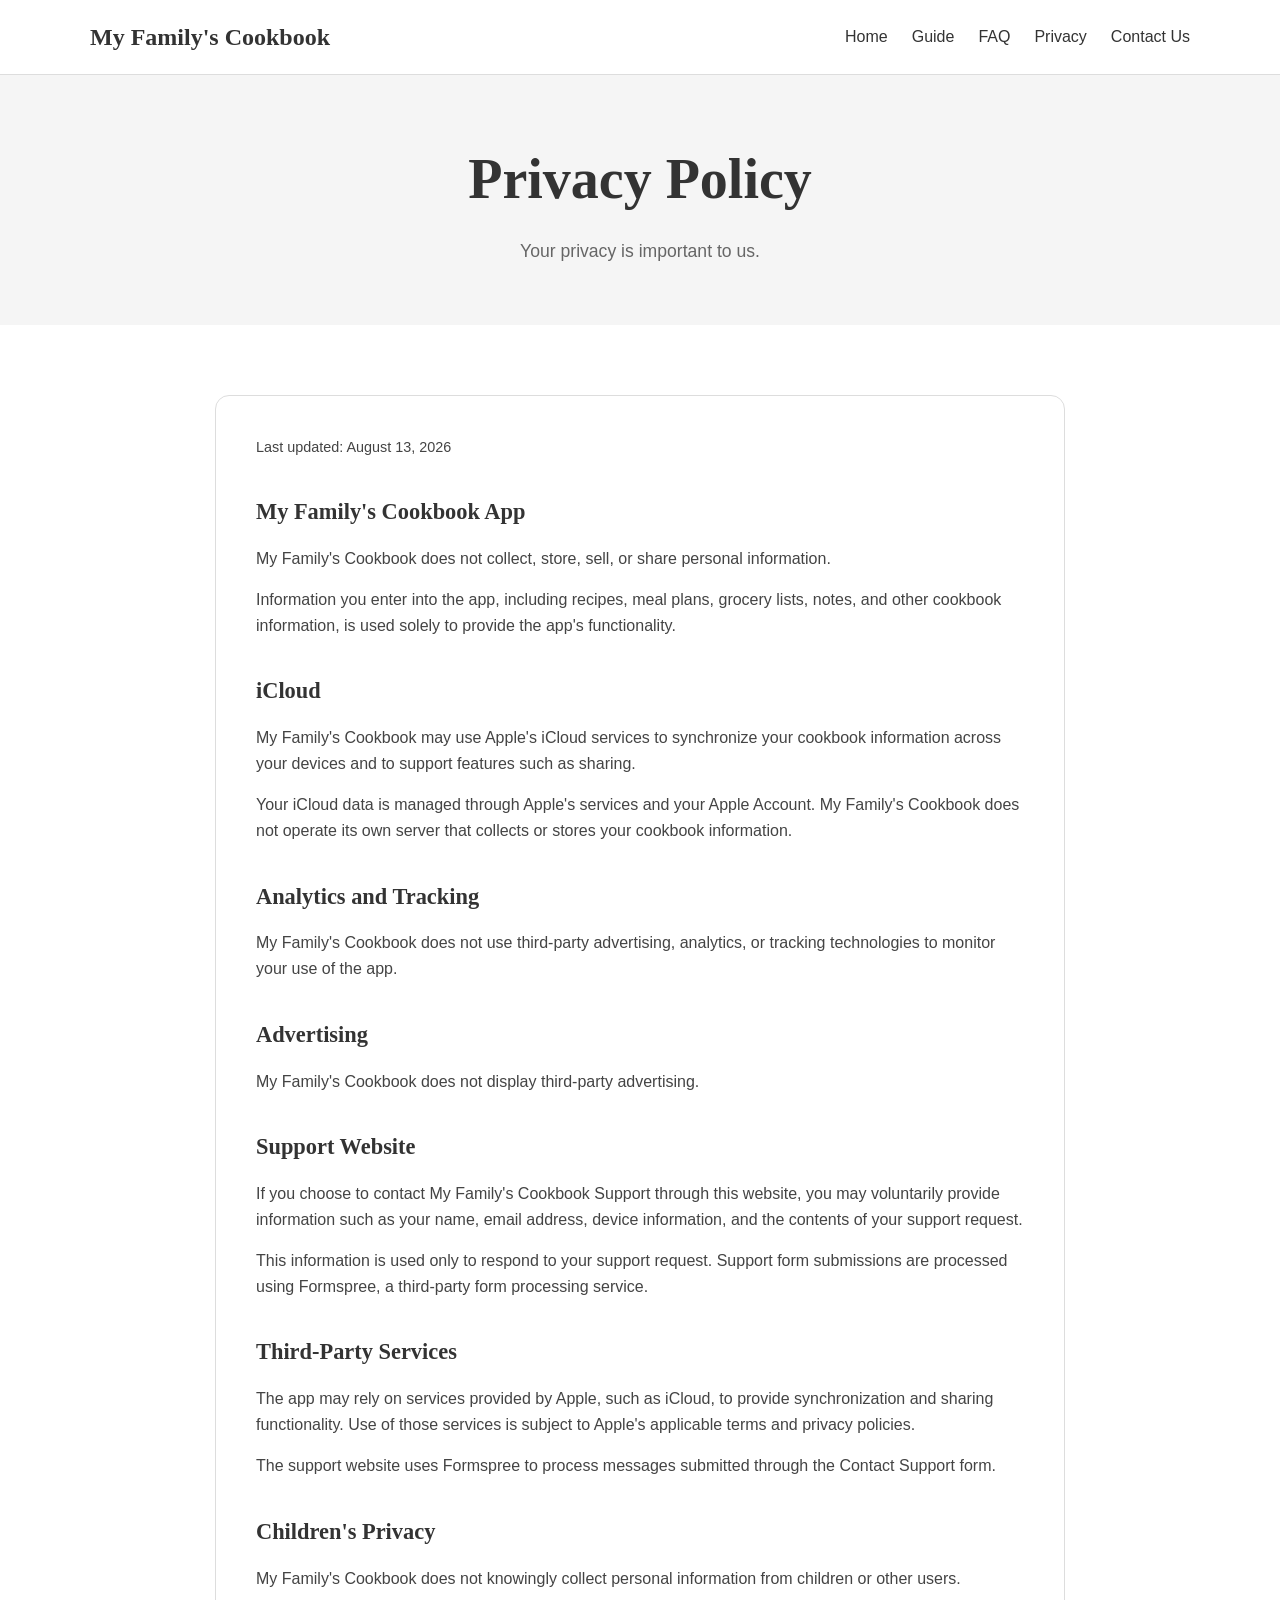
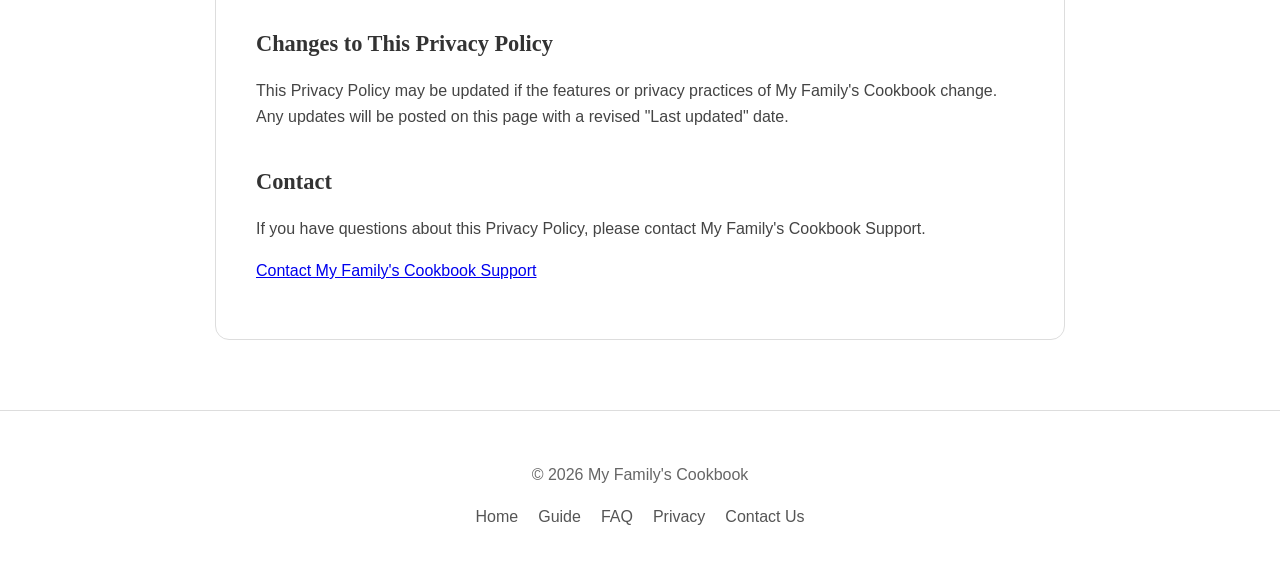
<file: privacy.html>
<!DOCTYPE html>
<html lang="en">
<head>
    <meta charset="UTF-8">
    <meta name="viewport" content="width=device-width, initial-scale=1.0">

    <title>Privacy Policy | My Family's Cookbook</title>

    <link rel="stylesheet" href="css/style.css">
</head>

<body>

    <header class="site-header">
        <div class="container header-content">

            <div class="site-title">
                My Family's Cookbook
            </div>

            <nav class="main-nav">
                <a href="index.html">Home</a>
                <a href="guide.html">Guide</a>
                <a href="faq.html">FAQ</a>
                <a href="privacy.html">Privacy</a>
                <a href="contact.html">Contact Us</a>
            </nav>

        </div>
    </header>


    <main>

        <section class="page-hero">

            <div class="container">

                <h1>Privacy Policy</h1>

                <p>
                    Your privacy is important to us.
                </p>

            </div>

        </section>


        <section class="privacy-section">

            <div class="container privacy-container">

                <article class="privacy-content">

                    <p class="privacy-updated">
                        Last updated: August 13, 2026
                    </p>


                    <h2>My Family's Cookbook App</h2>

                    <p>
                        My Family's Cookbook does not collect, store, sell,
                        or share personal information.
                    </p>

                    <p>
                        Information you enter into the app, including recipes,
                        meal plans, grocery lists, notes, and other cookbook
                        information, is used solely to provide the app's
                        functionality.
                    </p>


                    <h2>iCloud</h2>

                    <p>
                        My Family's Cookbook may use Apple's iCloud services to
                        synchronize your cookbook information across your
                        devices and to support features such as sharing.
                    </p>

                    <p>
                        Your iCloud data is managed through Apple's services
                        and your Apple Account. My Family's Cookbook does not
                        operate its own server that collects or stores your
                        cookbook information.
                    </p>


                    <h2>Analytics and Tracking</h2>

                    <p>
                        My Family's Cookbook does not use third-party advertising,
                        analytics, or tracking technologies to monitor your use
                        of the app.
                    </p>


                    <h2>Advertising</h2>

                    <p>
                        My Family's Cookbook does not display third-party
                        advertising.
                    </p>


                    <h2>Support Website</h2>

                    <p>
                        If you choose to contact My Family's Cookbook Support
                        through this website, you may voluntarily provide
                        information such as your name, email address, device
                        information, and the contents of your support request.
                    </p>

                    <p>
                        This information is used only to respond to your support
                        request. Support form submissions are processed using
                        Formspree, a third-party form processing service.
                    </p>


                    <h2>Third-Party Services</h2>

                    <p>
                        The app may rely on services provided by Apple, such as
                        iCloud, to provide synchronization and sharing
                        functionality. Use of those services is subject to
                        Apple's applicable terms and privacy policies.
                    </p>

                    <p>
                        The support website uses Formspree to process messages
                        submitted through the Contact Support form.
                    </p>


                    <h2>Children's Privacy</h2>

                    <p>
                        My Family's Cookbook does not knowingly collect personal
                        information from children or other users.
                    </p>


                    <h2>Changes to This Privacy Policy</h2>

                    <p>
                        This Privacy Policy may be updated if the features or
                        privacy practices of My Family's Cookbook change.
                        Any updates will be posted on this page with a revised
                        "Last updated" date.
                    </p>


                    <h2>Contact</h2>

                    <p>
                        If you have questions about this Privacy Policy,
                        please contact My Family's Cookbook Support.
                    </p>

                    <p>
                        <a href="contact.html">
                            Contact My Family's Cookbook Support
                        </a>
                    </p>

                </article>

            </div>

        </section>

    </main>


    <footer class="site-footer">

        <div class="container">

            <p>
                © 2026 My Family's Cookbook
            </p>

            <nav class="footer-nav">
                <a href="index.html">Home</a>
                <a href="guide.html">Guide</a>
                <a href="faq.html">FAQ</a>
                <a href="privacy.html">Privacy</a>
                <a href="contact.html">Contact Us</a>
            </nav>

        </div>

    </footer>

</body>
</html>
</file>
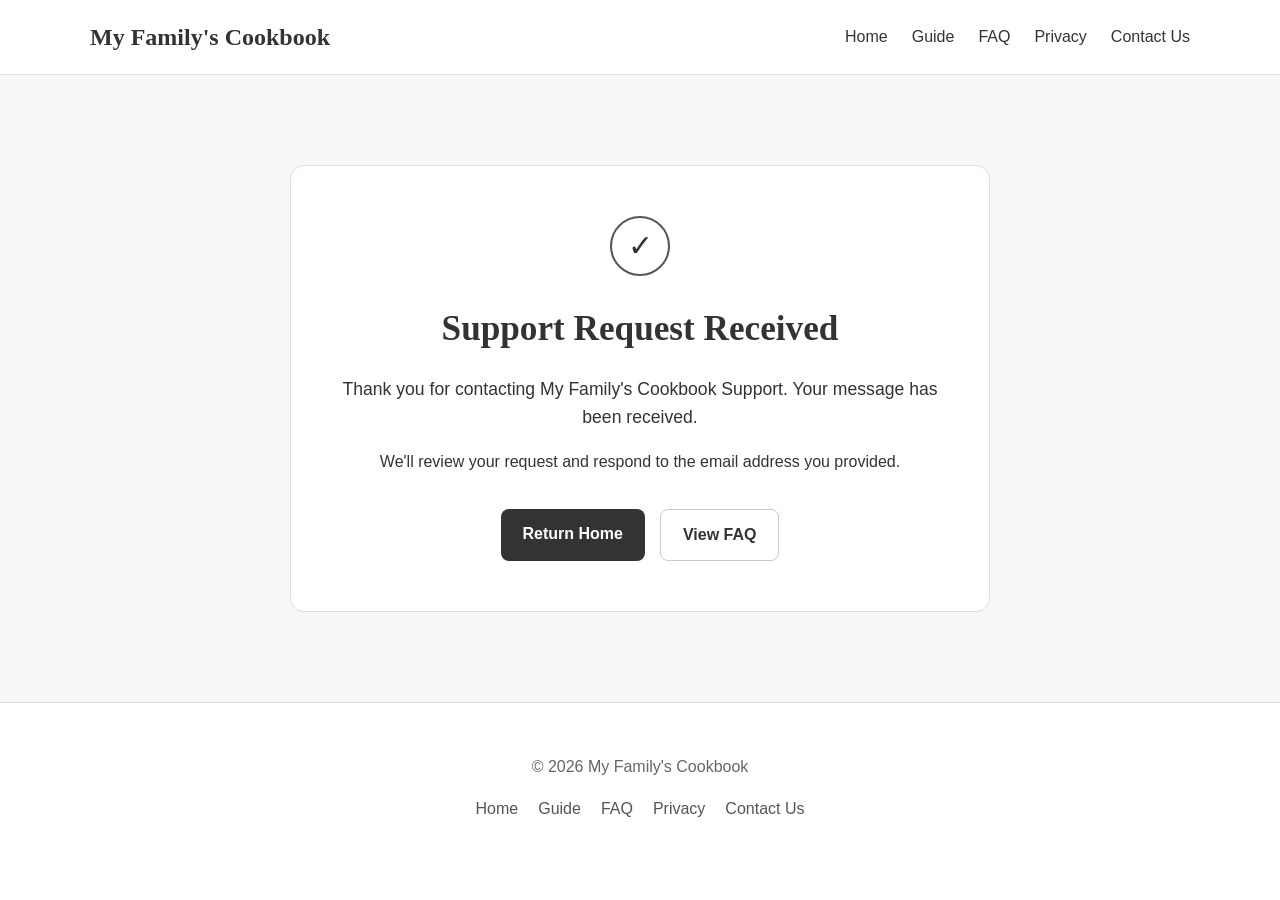
<file: thanks.html>
<!DOCTYPE html>
<html lang="en">
<head>
    <meta charset="UTF-8">
    <meta name="viewport" content="width=device-width, initial-scale=1.0">

    <title>Support Request Received | My Family's Cookbook</title>

    <link rel="stylesheet" href="css/style.css">
</head>

<body>

    <header class="site-header">
        <div class="container header-content">

            <div class="site-title">
                My Family's Cookbook
            </div>

            <nav class="main-nav">
                <a href="index.html">Home</a>
                <a href="guide.html">Guide</a>
                <a href="faq.html">FAQ</a>
                 <a href="privacy.html">Privacy</a>
               <a href="contact.html">Contact Us</a>
            </nav>

        </div>
    </header>


    <main>

        <section class="thank-you-section">

            <div class="container thank-you-container">

                <div class="thank-you-card">

                    <div class="thank-you-icon">
                        ✓
                    </div>

                    <h1>Support Request Received</h1>

                    <p class="thank-you-message">
                        Thank you for contacting My Family's Cookbook Support.
                        Your message has been received.
                    </p>

                    <p>
                        We'll review your request and respond to the email
                        address you provided.
                    </p>

                    <div class="thank-you-actions">

                        <a href="index.html" class="primary-link">
                            Return Home
                        </a>

                        <a href="faq.html" class="secondary-link">
                            View FAQ
                        </a>

                    </div>

                </div>

            </div>

        </section>

    </main>


    <footer class="site-footer">

        <div class="container">

            <p>
                © 2026 My Family's Cookbook
            </p>

            <nav class="footer-nav">
                <a href="index.html">Home</a>
                <a href="guide.html">Guide</a>
                <a href="faq.html">FAQ</a>
                <a href="privacy.html">Privacy</a>
                <a href="contact.html">Contact Us</a>
            </nav>

        </div>

    </footer>

</body>
</html>
</file>
<file: css/style.css>
* {
    box-sizing: border-box;
}

html {
    scroll-behavior: smooth;
}

body {
    margin: 0;
    font-family: -apple-system, BlinkMacSystemFont, "Segoe UI", sans-serif;
    color: #333;
    background-color: #ffffff;
    line-height: 1.6;
}

.container {
    width: min(1100px, 90%);
    margin: 0 auto;
}

.form-honeypot {
    position: absolute;
    left: -9999px;
    width: 1px;
    height: 1px;
    overflow: hidden;
}

/* HEADER */

.site-header {
    background-color: #ffffff;
    border-bottom: 1px solid #dddddd;
}

.header-content {
    min-height: 74px;
    display: flex;
    align-items: center;
    justify-content: space-between;
    gap: 30px;
}

.site-title {
    font-family: Georgia, "Times New Roman", serif;
    font-size: 1.5rem;
    font-weight: bold;
}

.main-nav {
    display: flex;
    gap: 24px;
}

.main-nav a {
    color: #333333;
    text-decoration: none;
    font-weight: 500;
}

.main-nav a:hover {
    text-decoration: underline;
}


/* HERO */

.hero {
    background-color: #f5f5f5;
    padding: 80px 0;
    text-align: center;
}

.hero h1 {
    margin: 0 0 12px;
    font-family: Georgia, "Times New Roman", serif;
    font-size: clamp(2.5rem, 6vw, 4.5rem);
}

.hero-subtitle {
    margin: 0 auto;
    max-width: 700px;
    font-size: 1.3rem;
    color: #555555;
}

.hero-description {
    max-width: 800px;
    margin: 32px auto 0;

    font-size: 1.05rem;
    line-height: 1.75;
    color: #555555;
}

.hero-description p {
    margin: 0;
}

.hero-description .hero-tribute {
    margin-top: 22px;

    font-family: Georgia, "Times New Roman", serif;
    font-size: 1.05rem;
    font-style: italic;

    color: #555555;
}


/* GALLERY */

.gallery {
    margin: 40px auto 0;

    display: flex;
    align-items: flex-start;
    gap: 22px;

    overflow-x: auto;
    scroll-snap-type: x mandatory;

    padding: 10px 5px 25px;

    -webkit-overflow-scrolling: touch;

    scrollbar-width: none;
}

.gallery::-webkit-scrollbar {
    display: none;
}

.gallery-item {
    flex: 0 0 320px;

    background-color: #ffffff;
    border: 1px solid #dddddd;
    border-radius: 14px;
    overflow: hidden;

    scroll-snap-align: start;
}

.gallery-item img {
    width: 100%;
    height: auto;
    display: block;
}


/* GALLERY ARROWS */

.gallery-wrapper {
    position: relative;
}

.gallery-arrow {
    position: absolute;
    top: 50%;
    transform: translateY(-50%);

    z-index: 2;

    width: 44px;
    height: 44px;

    border: 1px solid #dddddd;
    border-radius: 50%;

    background-color: rgba(255, 255, 255, 0.92);
    color: #555555;

    font-size: 30px;
    line-height: 1;

    cursor: pointer;

    display: flex;
    align-items: center;
    justify-content: center;

    transition:
        background-color 0.2s ease,
        color 0.2s ease,
        opacity 0.25s ease;
}

.gallery-arrow:hover {
    background-color: #ffffff;
    color: #222222;
}

.gallery-arrow-left {
    left: -20px;
}

.gallery-arrow-right {
    right: -20px;
}

.gallery-arrow.hidden {
    opacity: 0;
    pointer-events: none;
}

/* DOCUMENTATION */

.documentation-section {
    padding: 80px 0;
    background-color: #f7f7f7;
}

.documentation-header {
    text-align: center;
    margin-bottom: 35px;
}

.documentation-header h2 {
    font-family: Georgia, "Times New Roman", serif;
    font-size: 2.25rem;
    margin: 0 0 10px;
}

.documentation-header p {
    margin: 0;
    color: #666666;
    font-size: 1.1rem;
}


/* DOCUMENTATION NAVIGATION */

.documentation-links {
    max-width: 850px;
    margin: 0 auto 50px;

    display: grid;
    grid-template-columns: repeat(3, 1fr);
    gap: 12px;
}

.documentation-links a {
    display: block;
    padding: 14px 18px;

    background-color: #ffffff;
    border: 1px solid #dddddd;
    border-radius: 8px;

    text-align: center;
    text-decoration: none;
    color: #333333;

    font-weight: 500;
}

.documentation-links a:hover {
    background-color: #eeeeee;
}


/* DOCUMENTATION CONTENT */

.documentation-topic {
    max-width: 850px;
    margin: 0 auto 25px;

    background-color: #ffffff;
    border: 1px solid #e2e2e2;
    border-radius: 12px;

    padding: 30px;
}

.documentation-topic h3 {
    margin: 0 0 15px;

    font-family: Georgia, "Times New Roman", serif;
    font-size: 1.6rem;
}

.documentation-topic h4 {
    margin-top: 28px;
    margin-bottom: 8px;
    font-size: 1.1rem;
}

.documentation-topic p {
    margin-top: 8px;
    color: #444444;
}

/* DOCUMENTATION FEATURE LIST */

.feature-list {
    margin-top: 20px;
}

.feature-item {
    display: flex;
    align-items: flex-start;
    gap: 18px;

    padding: 18px 0;
    border-bottom: 1px solid #eeeeee;
}

.feature-item:last-child {
    border-bottom: none;
}

.feature-icon {
    flex: 0 0 36px;

    display: flex;
    justify-content: center;
    align-items: flex-start;

    padding-top: 2px;
}

.feature-icon img {
    width: 26px;
    height: 26px;
    object-fit: contain;
    display: block;
}

.feature-item strong {
    font-size: 1.05rem;
}

.feature-item p {
    margin: 4px 0 0;
}


/* DOCUMENTATION TIP */

.documentation-note {
    margin-top: 25px;
    padding: 18px 20px;

    background-color: #f7f7f7;
    border-left: 4px solid #999999;
    border-radius: 6px;

    color: #444444;
}


/* DOCUMENTATION PAGE */

.documentation-page {
    padding: 70px 0;
}

.documentation-page-container {
    max-width: 900px;
}

.doc-item {
    background-color: #ffffff;
    border: 1px solid #dddddd;
    border-radius: 10px;

    margin-bottom: 14px;
    overflow: hidden;
}

.doc-item summary {
    cursor: pointer;
    padding: 20px 24px;

    font-size: 1.08rem;
    font-weight: 600;
}

.doc-item summary:hover {
    background-color: #f7f7f7;
}

.doc-content {
    padding: 0 24px 28px;
}

.doc-content > p:first-child {
    margin-top: 0;
}

.doc-content h4 {
    margin-top: 28px;
    margin-bottom: 8px;
}

.documentation-preview {
    padding: 70px 0;
    text-align: center;
    background-color: #f7f7f7;
}

.documentation-preview h2 {
    margin-top: 0;
    font-family: Georgia, "Times New Roman", serif;
    font-size: 2.25rem;
}

.documentation-preview p {
    max-width: 650px;
    margin: 0 auto 28px;
    color: #555555;
}

/* FOOTER */

.site-footer {
    border-top: 1px solid #dddddd;
    padding: 35px 0;
    text-align: center;
    color: #666666;
}

.footer-nav {
    display: flex;
    justify-content: center;
    gap: 20px;
    flex-wrap: wrap;
}

.footer-nav a {
    color: #555555;
    text-decoration: none;
}

.footer-nav a:hover {
    text-decoration: underline;
}

/* GENERAL PAGE HERO */

.page-hero {
    background-color: #f5f5f5;
    padding: 60px 0;
    text-align: center;
}

.page-hero h1 {
    margin: 0 0 12px;
    font-family: Georgia, "Times New Roman", serif;
    font-size: clamp(2.2rem, 5vw, 3.5rem);
}

.page-hero p {
    margin: 0;
    color: #666666;
    font-size: 1.1rem;
}


/* FAQ */

.faq-section {
    padding: 70px 0;
}

.faq-container {
    max-width: 850px;
}

.faq-item {
    background-color: #ffffff;
    border: 1px solid #dddddd;
    border-radius: 10px;

    margin-bottom: 14px;
    overflow: hidden;
}

.faq-item summary {
    cursor: pointer;
    padding: 20px 24px;

    font-size: 1.05rem;
    font-weight: 600;

    list-style-position: inside;
}

.faq-item summary:hover {
    background-color: #f7f7f7;
}

.faq-answer {
    padding: 0 24px 20px;
    color: #444444;
}

.faq-answer p:first-child {
    margin-top: 0;
}

.faq-answer p:last-child {
    margin-bottom: 0;
}

.faq-answer a:link {
    color: #0000EE;
}

.faq-answer a:visited {
    color: #551A8B;
}

.faq-answer a:hover {
    text-decoration: underline;
}

.faq-answer a:active {
    color: #EE0000;
}

/* CONTACT SUPPORT */

.contact-section {
    padding: 70px 0;
}

.contact-container {
    max-width: 750px;
}

.support-form {
    background-color: #ffffff;
    border: 1px solid #dddddd;
    border-radius: 14px;
    padding: 35px;
}

.form-group {
    margin-bottom: 22px;
}

.form-group label {
    display: block;
    margin-bottom: 7px;
    font-weight: 600;
}

.form-group input,
.form-group select,
.form-group textarea {
    width: 100%;
    padding: 12px 14px;

    font: inherit;
    color: #333333;

    background-color: #ffffff;
    border: 1px solid #cccccc;
    border-radius: 8px;
}

.form-group textarea {
    resize: vertical;
}

.form-group input:focus,
.form-group select:focus,
.form-group textarea:focus {
    outline: 2px solid #999999;
    outline-offset: 2px;
}

.form-row {
    display: grid;
    grid-template-columns: 1fr 1fr;
    gap: 20px;
}

.support-button {
    width: 100%;
    padding: 14px 22px;

    border: none;
    border-radius: 9px;

    background-color: #333333;
    color: #ffffff;

    font: inherit;
    font-weight: 600;

    cursor: pointer;
}

.support-button:hover {
    background-color: #555555;
}

.form-note {
    margin: 18px 0 0;
    text-align: center;
    color: #777777;
    font-size: 0.9rem;
}

.form-help {
    margin: 7px 0 0;
    color: #777777;
    font-size: 0.9rem;
}

/* THANK YOU PAGE */

.thank-you-section {
    padding: 90px 0;
    background-color: #f7f7f7;
}

.thank-you-container {
    max-width: 700px;
}

.thank-you-card {
    background-color: #ffffff;
    border: 1px solid #dddddd;
    border-radius: 14px;

    padding: 50px 40px;
    text-align: center;
}

.thank-you-icon {
    width: 60px;
    height: 60px;

    margin: 0 auto 25px;

    border: 2px solid #555555;
    border-radius: 50%;

    display: flex;
    align-items: center;
    justify-content: center;

    font-size: 30px;
}

.thank-you-card h1 {
    margin: 0 0 15px;

    font-family: Georgia, "Times New Roman", serif;
    font-size: 2.2rem;
}

.thank-you-message {
    font-size: 1.1rem;
}

.thank-you-actions {
    margin-top: 35px;

    display: flex;
    justify-content: center;
    gap: 15px;
    flex-wrap: wrap;
}

.primary-link,
.secondary-link {
    display: inline-block;

    padding: 12px 22px;
    border-radius: 8px;

    text-decoration: none;
    font-weight: 600;
}

.primary-link {
    background-color: #333333;
    color: #ffffff;
}

.primary-link:hover {
    background-color: #555555;
}

.secondary-link {
    border: 1px solid #cccccc;
    color: #333333;
    background-color: #ffffff;
}

.secondary-link:hover {
    background-color: #f5f5f5;
}

/* PRIVACY */

.privacy-section {
    padding: 70px 0;
}

.privacy-container {
    max-width: 850px;
}

.privacy-content {
    background-color: #ffffff;
    border: 1px solid #dddddd;
    border-radius: 14px;
    padding: 40px;
}

.privacy-updated {
    color: #777777;
    font-size: 0.9rem;
    margin-top: 0;
    margin-bottom: 35px;
}

.privacy-content h2 {
    margin-top: 35px;
    margin-bottom: 10px;

    font-family: Georgia, "Times New Roman", serif;
    font-size: 1.4rem;
}

.privacy-content h2:first-of-type {
    margin-top: 0;
}

.privacy-content p {
    color: #444444;
}


/* MOBILE */

@media (max-width: 900px) {

    .header-content {
        flex-direction: column;
        padding: 18px 0;
    }

    .main-nav {
        flex-wrap: wrap;
        justify-content: center;
        gap: 12px 20px;
    }

    .gallery-arrow {
    display: none;
    }
    
}

@media (max-width: 520px) {

    .gallery-item {
    flex-basis: 280px;
    }
    
    .hero {
        padding: 55px 0;
    }

    .documentation-links {
        grid-template-columns: 1fr;
    }
    
    .documentation-topic {
        padding: 22px;
    }

    .form-row {
    grid-template-columns: 1fr;
    gap: 0;
    }
    
    .support-form {
        padding: 24px;
    }
    
}
</file>
